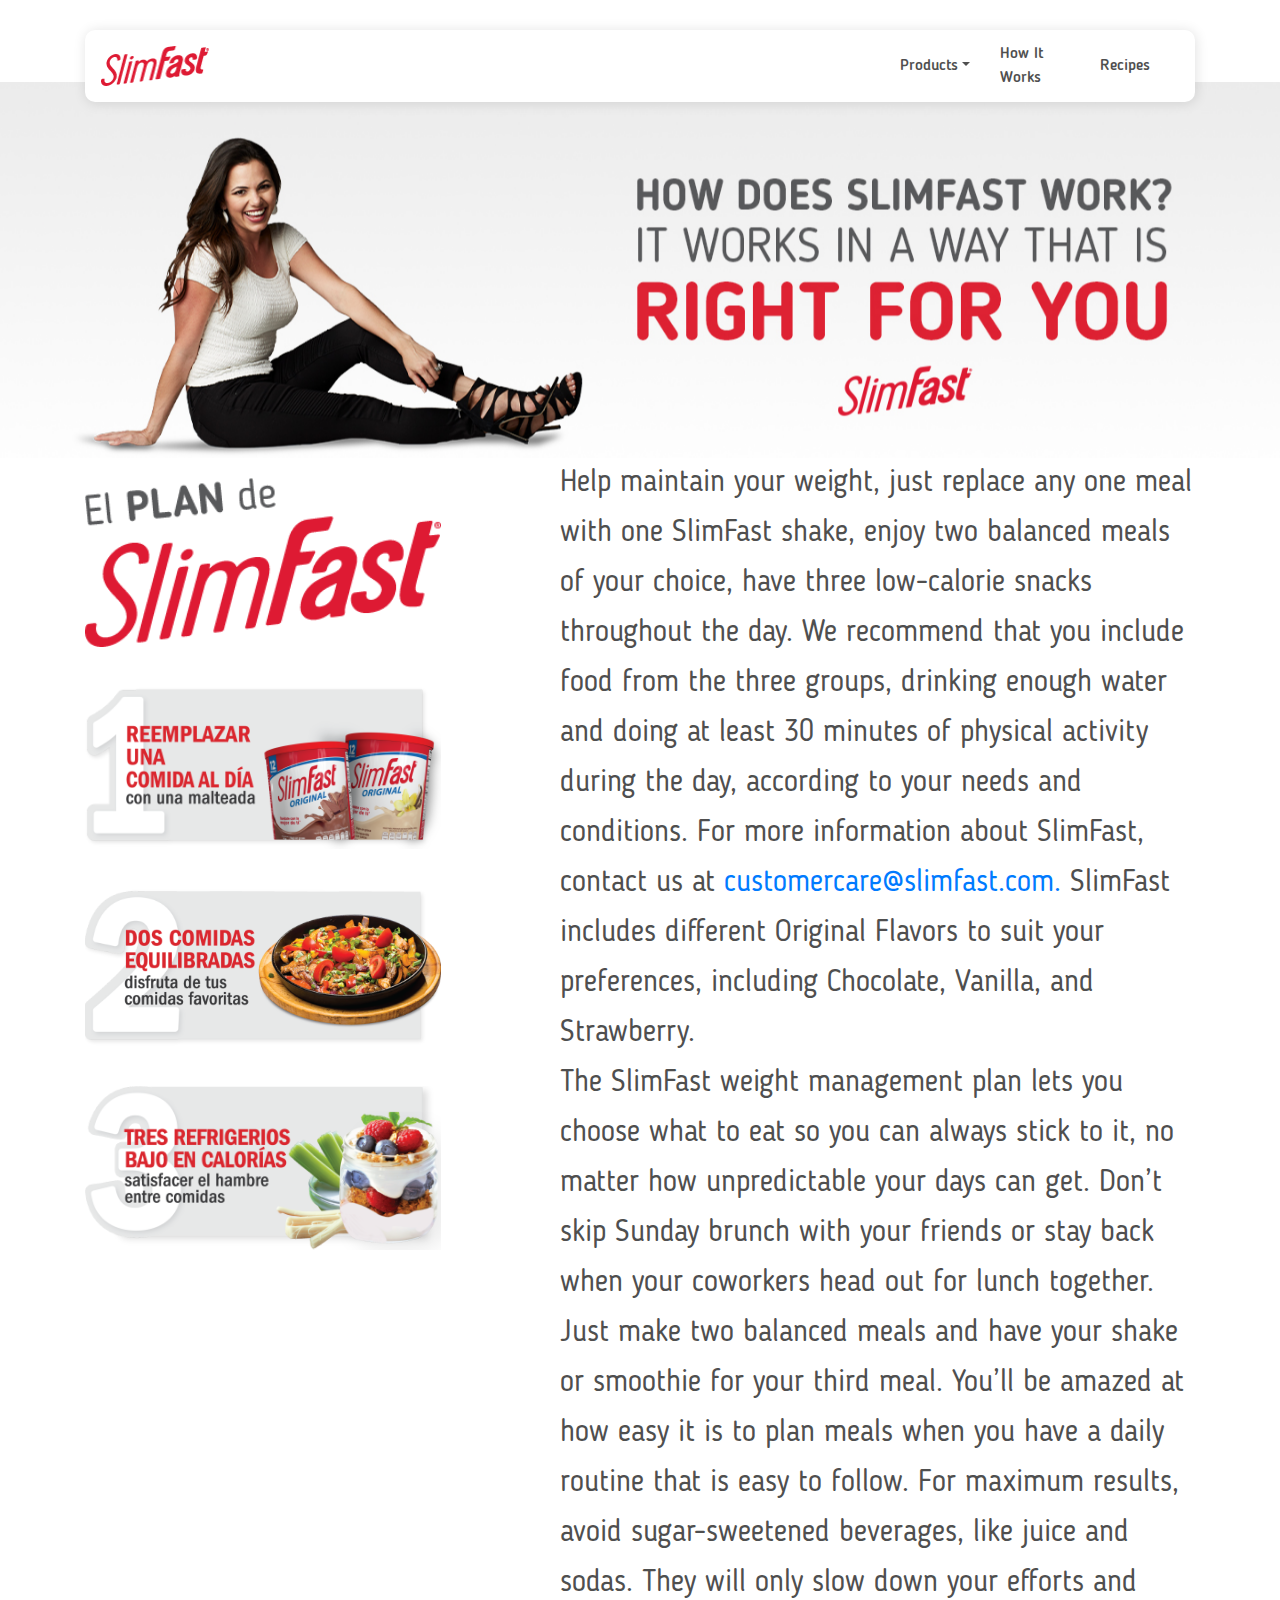
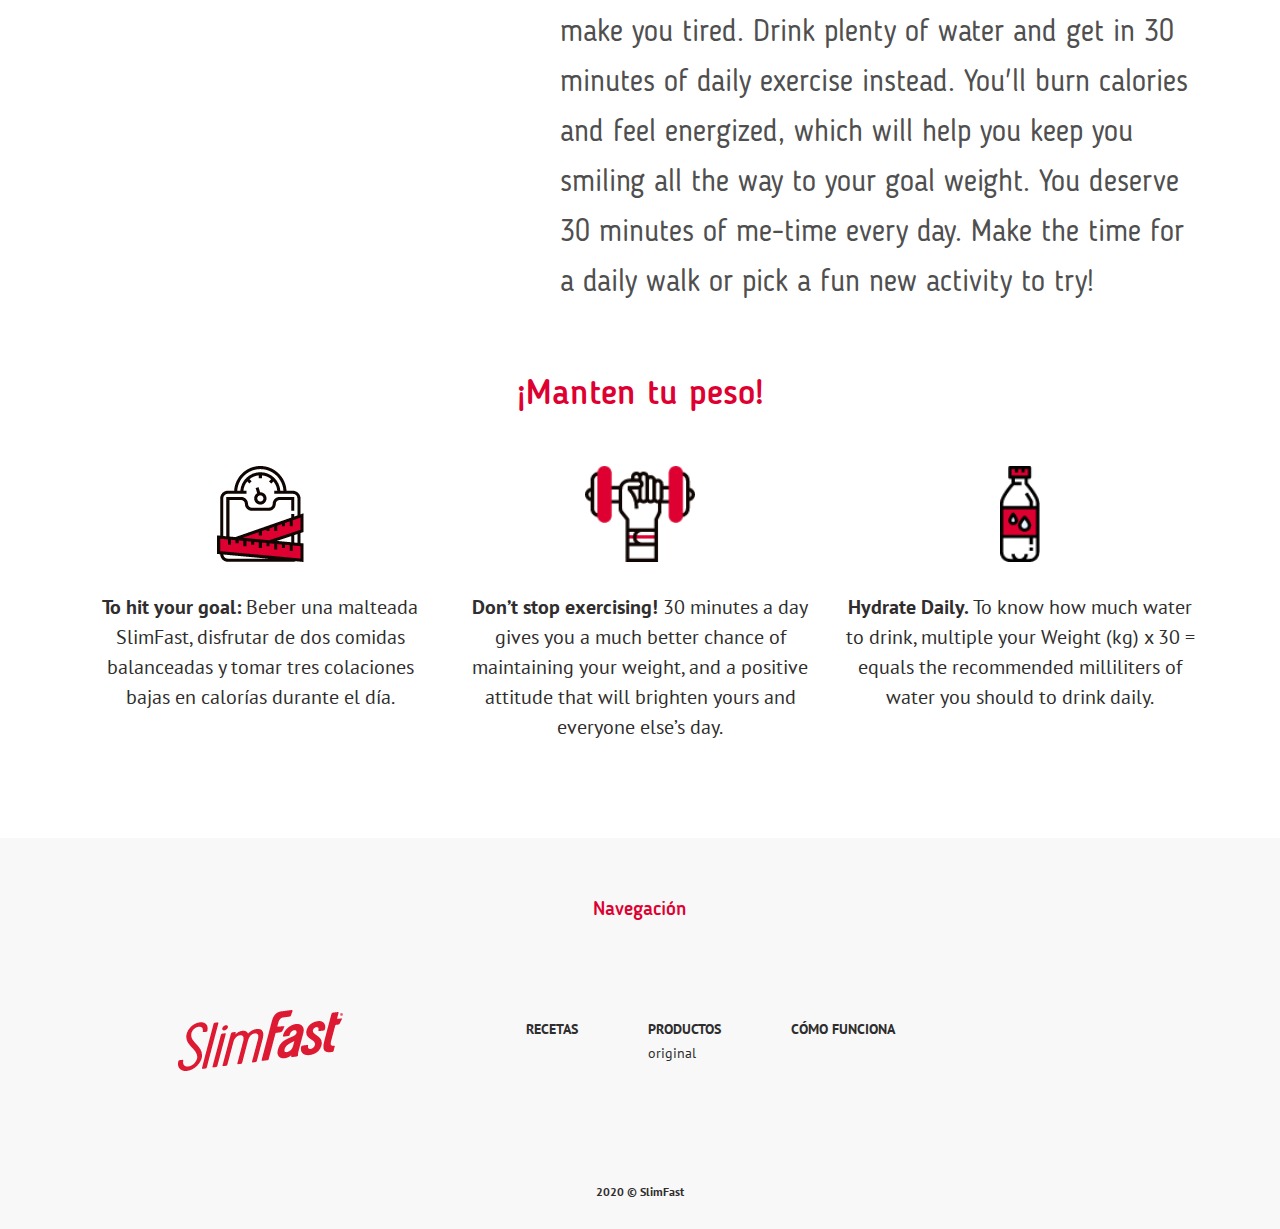
<file: views/how_it_works.html>
<!DOCTYPE html>
<html lang="en">
  <head>
    <meta charset="UTF-8" />
    <meta name="viewport" content="width=device-width, initial-scale=1.0" />
    <meta http-equiv="X-UA-Compatible" content="ie=edge" />
    <title>Slim Fast</title>

    <!-- css files -->
    <link rel="stylesheet" href="../css/bootstrap.css" />
    <link rel="stylesheet" href="../css/styles.css" />

    <!-- Fonts -->
    <link
      href="https://fonts.googleapis.com/css2?family=PT+Sans:wght@400;700&display=swap"
      rel="stylesheet"
    />
    <link rel="stylesheet" href="../fonts/Blogger/Blogger.css" />
  </head>
  <body>
    <header class="container">
      <!-- nav-bar -->
      <nav class="navbar bg-white navbar-expand-lg navbar-light">
        <a class="navbar-brand" href="../index.html">
          <img
            src="../img/home/logo.png"
            width="108"
            height="40"
            class="d-inline-block align-top logo"
            alt=""
          />
        </a>
        <button
          class="navbar-toggler"
          type="button"
          data-toggle="collapse"
          data-target="#navbarNav"
          aria-controls="navbarNav"
          aria-expanded="false"
          aria-label="Toggle navigation"
        >
          <span class="navbar-toggler-icon"></span>
        </button>
        <div
          class="collapse navbar-collapse justify-content-end"
          id="navbarNav"
        >
          <ul class="nav navbar-nav ml-auto">
            <li class="nav-item dropdown">
              <a
                class="nav-link dropdown-toggle"
                id="navbarDropdown1"
                data-target="#"
                href=""
                data-toggle="dropdown"
                aria-haspopup="true"
                aria-expanded="false"
                >Products</a
              >
              <ul class="dropdown-menu" aria-labelledby="navbarDropdown1">
                <li>
                  <a class="dropdown-item" href="../views/product_vainilla.html"
                    >Product Vainilla</a
                  >
                </li>
                <li>
                  <a class="dropdown-item" href="../views/product_fresa.html"
                    >Producto Fresa</a
                  >
                </li>
                <li>
                  <a
                    class="dropdown-item"
                    href="../views/product_chocolate.html"
                    >Producto Chocolate</a
                  >
                </li>
              </ul>
            </li>
            <li class="nav-item">
              <a class="nav-link" href="../views/how_it_works.html"
                >How It Works</a
              >
            </li>

            <li class="nav-item">
              <a class="nav-link" href="../views/recipes.html">Recipes</a>
            </li>
          </ul>
        </div>
      </nav>
      <!-- nav-bar ends -->
    </header>

    <img src="../img/how_it_works/right_for_you.png" alt="" width="100%" />

    <div class="container how-it-works">
      <div class="row">
        <div class="col-md-5 text-center text-md-left image-container">
          <img class="image-logo" src="../img/how_it_works/slimfast_plan.png" alt="" width="80%" />
          <img src="../img/how_it_works/rem_comida_1.png" alt="" width="80%" />
          <img src="../img/how_it_works/dos_comidas_2.png" alt="" width="80%" />
          <img src="../img/how_it_works/tres_ref_3.png" alt="" width="80%" />
        </div>
        <div class="col-md-7 text-left">
          <p>
            Help maintain your weight, just replace any one meal with one
            SlimFast shake, enjoy two balanced meals of your choice, have three
            low-calorie snacks throughout the day. We recommend that you include
            food from the three groups, drinking enough water and doing at least
            30 minutes of physical activity during the day, according to your
            needs and conditions. For more information about SlimFast, contact
            us at <a href="" class="stretched-link">customercare@slimfast.com.</a> SlimFast includes different
            Original Flavors to suit your preferences, including Chocolate,
            Vanilla, and Strawberry.</br> The SlimFast weight management plan lets
            you choose what to eat so you can always stick to it, no matter how
            unpredictable your days can get. Don’t skip Sunday brunch with your
            friends or stay back when your coworkers head out for lunch
            together. Just make two balanced meals and have your shake or
            smoothie for your third meal. You’ll be amazed at how easy it is to
            plan meals when you have a daily routine that is easy to follow. For
            maximum results, avoid sugar-sweetened beverages, like juice and
            sodas. They will only slow down your efforts and make you tired.
            Drink plenty of water and get in 30 minutes of daily exercise
            instead. You'll burn calories and feel energized, which will help
            you keep you smiling all the way to your goal weight. You deserve 30
            minutes of me-time every day. Make the time for a daily walk or pick
            a fun new activity to try!
          </p>
        </div>
      </div>
      <div class="row tips">
        <div class="col-md-12">
          <h4 class="text-center lower-title">¡Manten tu peso!</h4>
        </div>

        <div class="col-md-4 text-center">
          <img src="../img/how_it_works/hit-goal.png" alt="" />
          <p class="text-center tip">
            <b>To hit your goal: </b>Beber una malteada SlimFast, disfrutar de
            dos comidas balanceadas y tomar tres colaciones bajas en calorías
            durante el día.
          </p>
        </div>
        <div class="col-md-4 text-center">
          <img src="../img/how_it_works/dont-stop.png" alt="" />
          <p class="text-center tip">
            <b>Don’t stop exercising! </b>
            30 minutes a day gives you a much better chance of maintaining your
            weight, and a positive attitude that will brighten yours and
            everyone else’s day.
          </p>
        </div>
        <div class="col-md-4 text-center">
          <img src="../img/how_it_works/hydrate_daily.png" alt="" />
          <p class="text-center tip">
            <b>Hydrate Daily. </b>To know how much water to drink, multiple your
            Weight (kg) x 30 = equals the recommended milliliters of water you
            should to drink daily.
          </p>
        </div>
      </div>
    </div>
    <!--Footer starts-->
    <footer class="page-footer footer-container">
      <!-- nav-bar -->
      <div class="footer">
        <div class="col-md-8 offset-md-2 footer-title">
          <h3>Navegación</h3>
        </div>
      </div>
      <div class="container footer-menu text-center text-md-left">
        <div class="row">
          <hr class="clearfix w-100 d-md-none" />
          <div class="col-md-4 d-flex justify-content-center">
            <ul class="list-unstyled d-flex">
              <li>
                <img src="../img/home/footer-logo.png" alt="" />
              </li>
            </ul>
          </div>
          <hr class="clearfix w-100 d-md-none" />
          <div
            class="col-sm-12 col-md-6 d-flex justify-content-center align-items-center footer-menu"
          >
            <ul class="list-unstyled d-md-flex justify-content-around">
              <li>
                <a href="../views/recipes.html">Recetas</a>
              </li>
              <li>
                <a href="../views/product_line.html">Productos</a><br />
                <a class="original" href="">Original</a>
              </li>
              <li>
                <a href="../views/how_it_works.html">Cómo Funciona</a>
              </li>
            </ul>
          </div>
        </div>
      </div>
      <!-- Copyright -->
      <div class="footer-copyright text-center py-3">
        2020 © SlimFast
      </div>
      <!-- Copyright -->
    </footer>
    <!--Footer ends-->
  </body>
  <!--Includes -->

  <script
    src="https://code.jquery.com/jquery-3.2.1.slim.min.js"
    integrity="sha384-KJ3o2DKtIkvYIK3UENzmM7KCkRr/rE9/Qpg6aAZGJwFDMVNA/GpGFF93hXpG5KkN"
    crossorigin="anonymous"
  ></script>
  <script
    src="https://cdnjs.cloudflare.com/ajax/libs/popper.js/1.12.9/umd/popper.min.js"
    integrity="sha384-ApNbgh9B+Y1QKtv3Rn7W3mgPxhU9K/ScQsAP7hUibX39j7fakFPskvXusvfa0b4Q"
    crossorigin="anonymous"
  ></script>
  <script
    src="https://maxcdn.bootstrapcdn.com/bootstrap/4.0.0/js/bootstrap.min.js"
    integrity="sha384-JZR6Spejh4U02d8jOt6vLEHfe/JQGiRRSQQxSfFWpi1MquVdAyjUar5+76PVCmYl"
    crossorigin="anonymous"
  ></script>
</html>
</file>
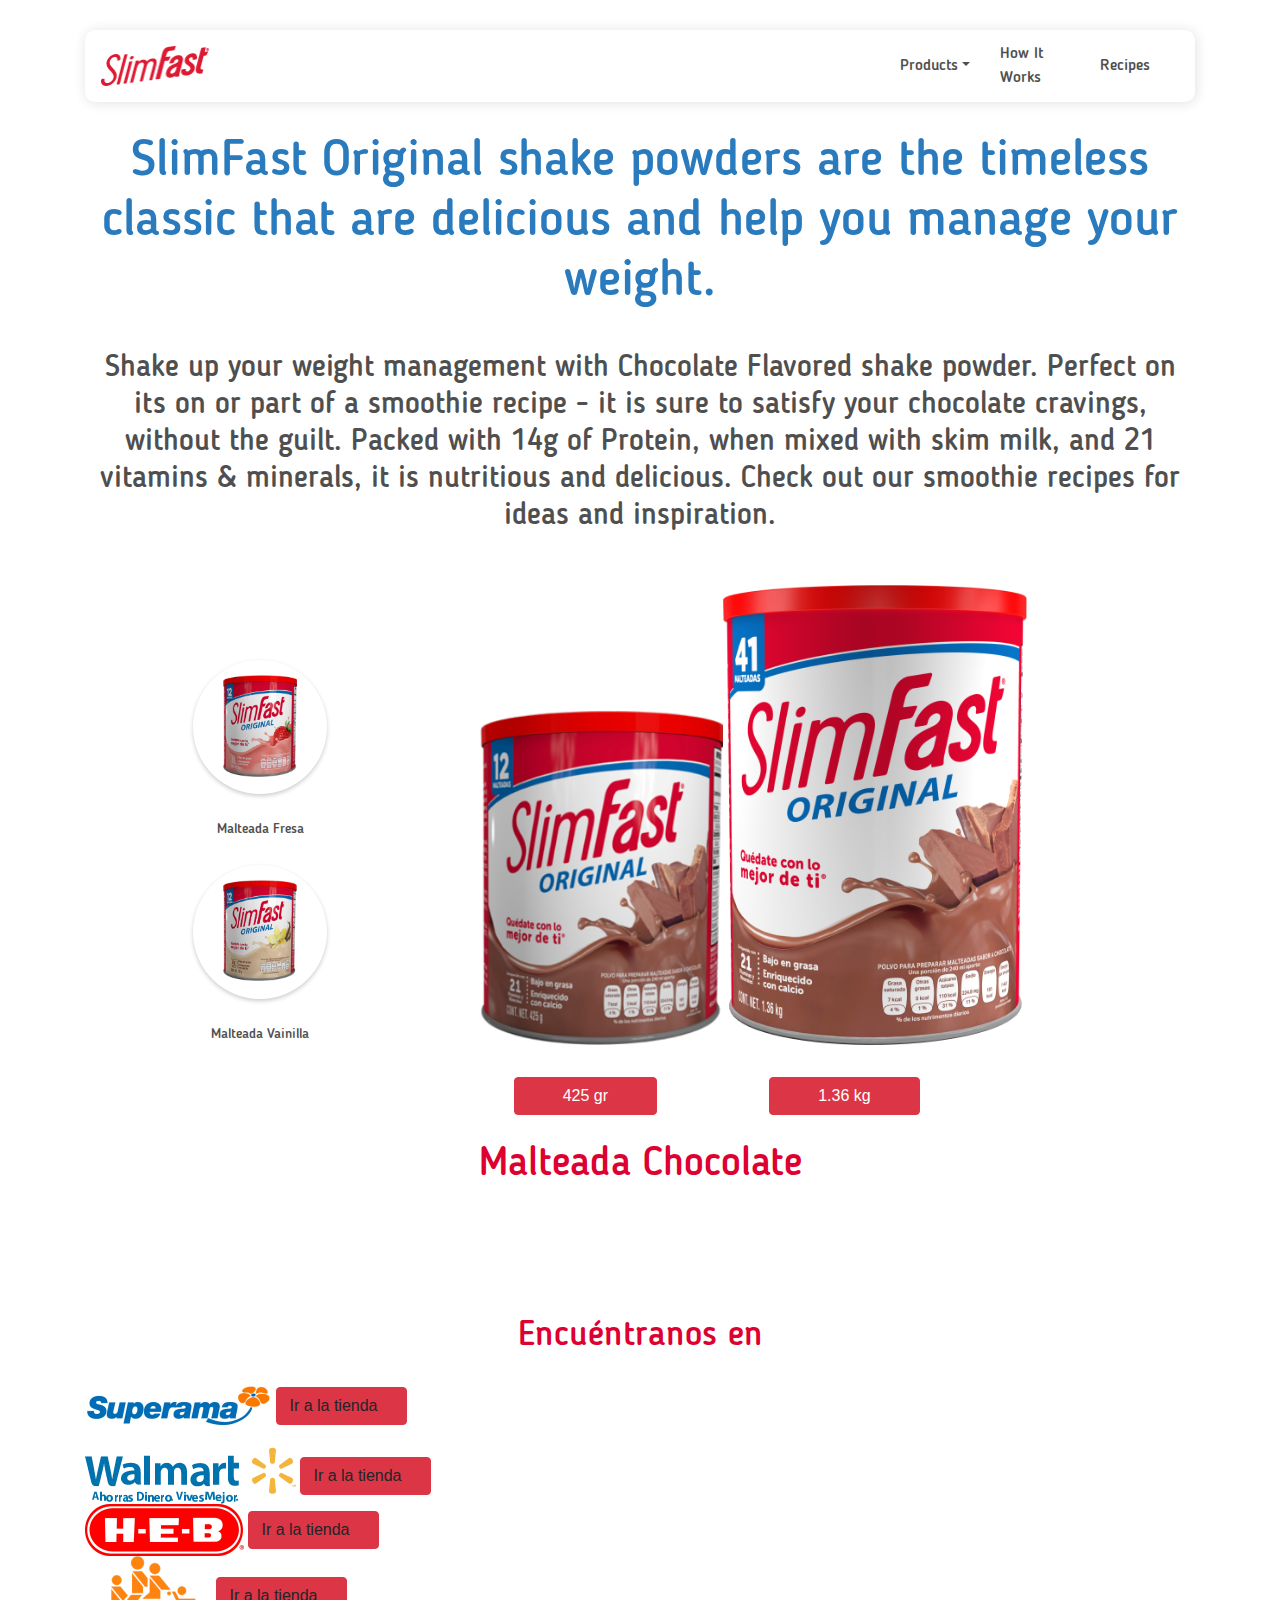
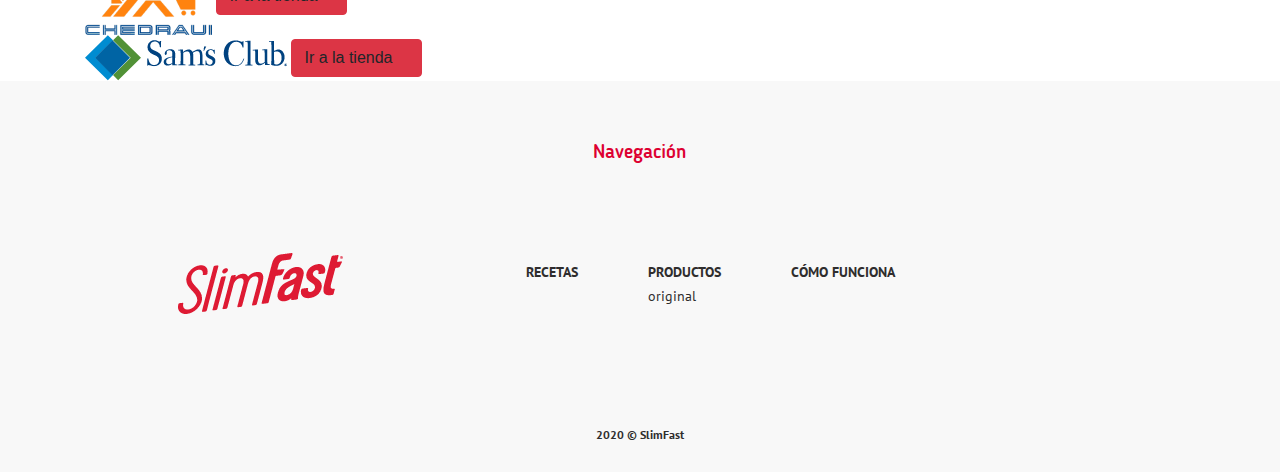
<file: views/product_chocolate.html>
<!DOCTYPE html>
<html lang="en">
  <head>
    <meta charset="UTF-8" />
    <meta name="viewport" content="width=device-width, initial-scale=1.0" />
    <meta http-equiv="X-UA-Compatible" content="ie=edge" />
    <title>Slim Fast</title>

    <!-- css files -->
    <link rel="stylesheet" href="../css/bootstrap.css" />
    <link rel="stylesheet" href="../css/styles.css" />

    <link rel="stylesheet" type="text/css" href="../slick/slick2.css" />
    <link rel="stylesheet" type="text/css" href="../slick/slick-theme2.css" />
    <link
      rel="stylesheet"
      href="https://pro.fontawesome.com/releases/v5.13.0/css/all.css"
    />
    <!-- Fonts -->
    <link
      href="https://fonts.googleapis.com/css2?family=PT+Sans:wght@400;700&display=swap"
      rel="stylesheet"
    />
    <link rel="stylesheet" href="../fonts/Blogger/Blogger.css" />
  </head>
  <body>
    <div class="container-fluid">
      <header class="container">
        <!-- nav-bar -->
        <nav class="navbar bg-white navbar-expand-lg navbar-light">
          <a class="navbar-brand" href="../index.html">
            <img
              src="../img/home/logo.png"
              width="108"
              height="40"
              class="d-inline-block align-top logo"
              alt=""
            />
          </a>
          <button
            class="navbar-toggler"
            type="button"
            data-toggle="collapse"
            data-target="#navbarNav"
            aria-controls="navbarNav"
            aria-expanded="false"
            aria-label="Toggle navigation"
          >
            <span class="navbar-toggler-icon"></span>
          </button>
          <div
            class="collapse navbar-collapse justify-content-end"
            id="navbarNav"
          >
            <ul class="nav navbar-nav ml-auto">
              <li class="nav-item dropdown">
                <a
                  class="nav-link dropdown-toggle"
                  id="navbarDropdown1"
                  data-target="#"
                  href="#"
                  data-toggle="dropdown"
                  aria-haspopup="true"
                  aria-expanded="false"
                  >Products</a
                >
                <ul class="dropdown-menu" aria-labelledby="navbarDropdown1">
                  <li>
                    <a
                      class="dropdown-item"
                      href="../views/product_vainilla.html"
                      >Product Vainilla</a
                    >
                  </li>
                  <li>
                    <a class="dropdown-item" href="../views/product_fresa.html"
                      >Producto Fresa</a
                    >
                  </li>
                  <li>
                    <a
                      class="dropdown-item"
                      href="../views/product_chocolate.html"
                      >Producto Chocolate</a
                    >
                  </li>
                </ul>
              </li>
              <li class="nav-item">
                <a class="nav-link" href="../views/how_it_works.html"
                  >How It Works</a
                >
              </li>

              <li class="nav-item">
                <a class="nav-link" href="../views/recipes.html">Recipes</a>
              </li>
            </ul>
          </div>
        </nav>
        <!-- nav-bar ends -->
      </header>

      <div class="container chocolate-container">
        <h2 class="text-center">
          SlimFast Original shake powders are the timeless classic that are
          delicious and help you manage your weight.
        </h2>
        <div class="text-center summary">
          Shake up your weight management with Chocolate Flavored shake powder.
          Perfect on its on or part of a smoothie recipe - it is sure to satisfy
          your chocolate cravings, without the guilt. Packed with 14g of
          Protein, when mixed with skim milk, and 21 vitamins & minerals, it is
          nutritious and delicious. Check out our smoothie recipes for ideas and
          inspiration.
        </div>
        <div class="row">
          <div
            class="col-md-4 d-flex flex-xs-column flex-md-column justify-content-center align-items-center"
          >
            <div class="row product-fresa-small">
              <a href="../views/product_fresa.html"
                ><img class="col" src="../img/home/fresabote.png" alt=""
              /></a>
            </div>
            <div class="row title-small">
              <a href="#" class="fresa-descripcion">Malteada Fresa</a>
            </div>
            <div class="row product-chocolate-small">
              <a href="../views/product_vainilla.html"
                ><img class="col" src="../img/home/vainillabote.png" alt=""
              /></a>
            </div>
            <div class="row title-small">
              <a href="#" class="chocolate-descripcion">Malteada Vainilla</a>
            </div>
          </div>
          <div
            class="col-md-8 d-md-flex justify-content-start product-vainilla"
          >
            <div class="col-md-5 col-lg-4 small-image">
              <img src="../img/products/malteada_chocolate_small.png" alt="" />

              <a class="btn btn-danger btns px-5" href="#">425 gr</a>
            </div>
            <div class="col-md-6 col-lg-5 big-image hover">
              <img src="../img/products/malteada_chocolate_big.png" alt="" />

              <a class="btn btn-danger btns px-5" href="#">1.36 kg</a>
              <img
                src="../img/products/malteada_chocolate_info.png"
                alt=""
                class="image-info"
              />
            </div>
          </div>
        </div>
        <div class="row justify-content-center my-5 py-5">
          <h5 class="text-center lower-title">Malteada Chocolate</h5>
        </div>
        <div class="row justify-content-center">
          <h5 class="text-center find-us">Encuéntranos en</h5>
        </div>
      </div>

      <div class="autoplay slick-container container">
        <div>
          <img src="../img/brands/superama.png" alt="" />
          <a class="btn btn-danger btns"
            >Ir a la tienda<i class="far fa-arrow-right"></i
          ></a>
        </div>
        <div>
          <img src="../img/brands/Walmart.png" alt="" />
          <a class="btn btn-danger btns"
            >Ir a la tienda<i class="far fa-arrow-right"></i
          ></a>
        </div>
        <div>
          <img src="../img/brands/heb.png" alt="" />
          <a class="btn btn-danger btns"
            >Ir a la tienda<i class="far fa-arrow-right"></i
          ></a>
        </div>
        <div>
          <img src="../img/brands/chedraui.png" alt="" />
          <a class="btn btn-danger btns"
            >Ir a la tienda<i class="far fa-arrow-right"></i
          ></a>
        </div>
        <div>
          <img src="../img/brands/sam'sclub.png" alt="" />
          <a class="btn btn-danger btns"
            >Ir a la tienda<i class="far fa-arrow-right"></i
          ></a>
        </div>
      </div>
    </div>
    <!--Footer starts-->
    <footer class="page-footer footer-container">
      <!-- nav-bar -->
      <div class="footer">
        <div class="col-md-8 offset-md-2 footer-title">
          <h3>Navegación</h3>
        </div>
      </div>
      <div class="container footer-menu text-center text-md-left">
        <div class="row">
          <hr class="clearfix w-100 d-md-none" />
          <div class="col-md-4 d-flex justify-content-center">
            <ul class="list-unstyled d-flex">
              <li>
                <img src="../img/home/footer-logo.png" alt="" />
              </li>
            </ul>
          </div>
          <hr class="clearfix w-100 d-md-none" />
          <div
            class="col-sm-12 col-md-6 d-flex justify-content-center align-items-center footer-menu"
          >
            <ul class="list-unstyled d-md-flex justify-content-around">
              <li>
                <a href="views/recipes.html">Recetas</a>
              </li>
              <li>
                <a href="views/product_line.html">Productos</a><br />
                <a class="original" href="">Original</a>
              </li>
              <li>
                <a href="views/how_it_works.html">Cómo Funciona</a>
              </li>
            </ul>
          </div>
        </div>
      </div>
      <!-- Copyright -->
      <div class="footer-copyright text-center py-3">
        2020 © SlimFast
      </div>
      <!-- Copyright -->
    </footer>
    <!--Footer ends-->
  </body>
  <!--Includes -->

  <script
    src="https://code.jquery.com/jquery-3.2.1.slim.min.js"
    integrity="sha384-KJ3o2DKtIkvYIK3UENzmM7KCkRr/rE9/Qpg6aAZGJwFDMVNA/GpGFF93hXpG5KkN"
    crossorigin="anonymous"
  ></script>
  <script
    src="https://cdnjs.cloudflare.com/ajax/libs/popper.js/1.12.9/umd/popper.min.js"
    integrity="sha384-ApNbgh9B+Y1QKtv3Rn7W3mgPxhU9K/ScQsAP7hUibX39j7fakFPskvXusvfa0b4Q"
    crossorigin="anonymous"
  ></script>
  <script
    src="https://maxcdn.bootstrapcdn.com/bootstrap/4.0.0/js/bootstrap.min.js"
    integrity="sha384-JZR6Spejh4U02d8jOt6vLEHfe/JQGiRRSQQxSfFWpi1MquVdAyjUar5+76PVCmYl"
    crossorigin="anonymous"
  ></script>
  <script type="text/javascript" src="../slick/slick.min.js"></script>
  <script>
    $(".autoplay").slick({
      slidesToShow: 4,
      slidesToScroll: 1,
      autoplay: true,
      autoplaySpeed: 2000,
      dots: true,
      responsive: [
        {
          breakpoint: 768,
          settings: {
            arrows: false,
            centerMode: true,
            centerPadding: "40px",
            slidesToShow: 3,
          },
        },
        {
          breakpoint: 480,
          settings: {
            arrows: false,
            centerMode: true,
            centerPadding: "40px",
            slidesToShow: 1,
          },
        },
      ],
    });
  </script>
</html>
</file>
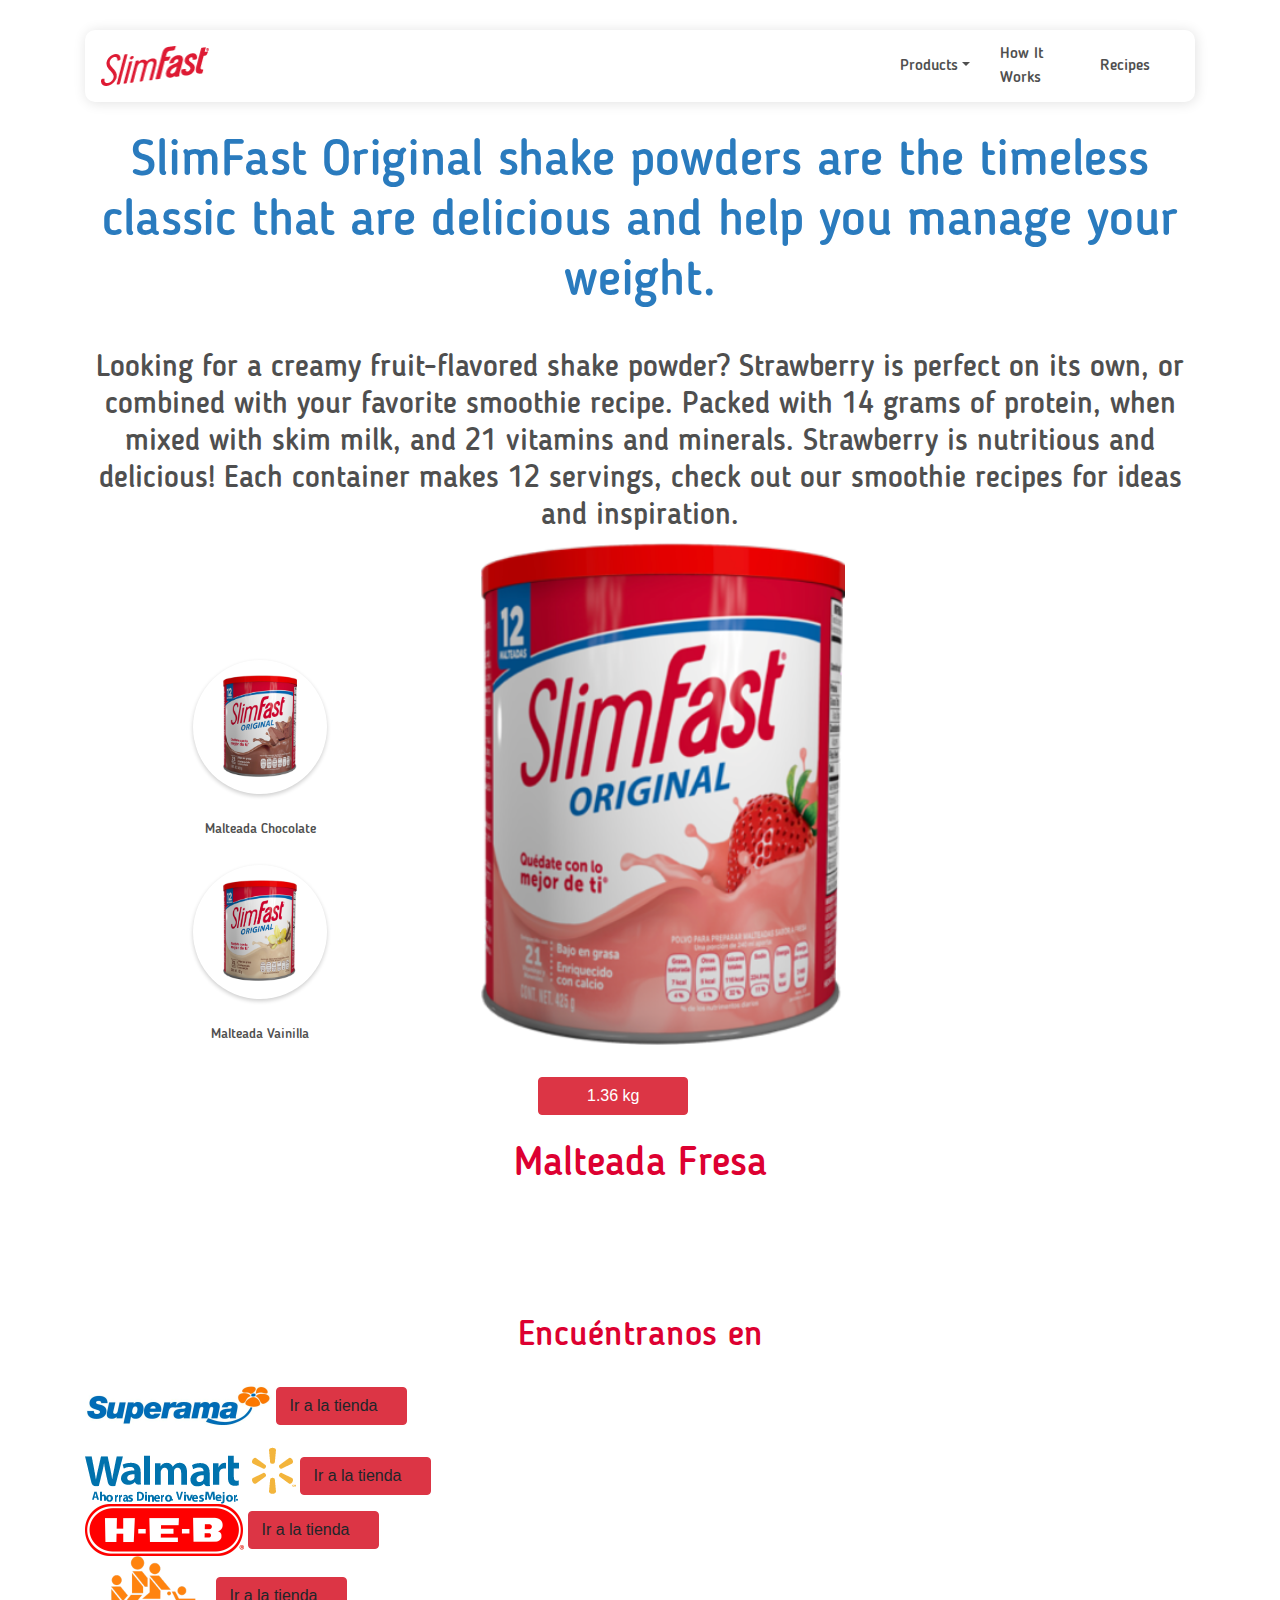
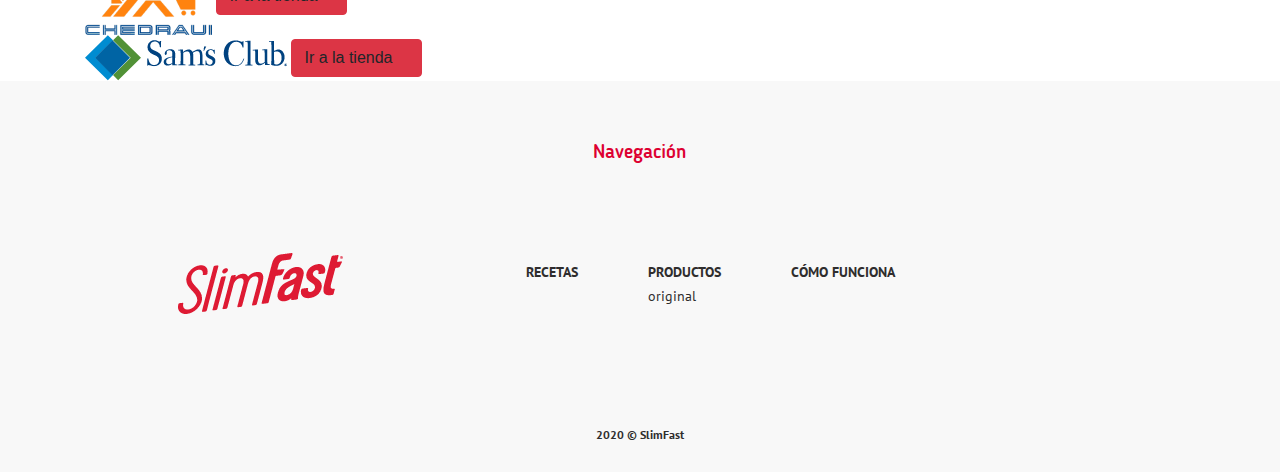
<file: views/product_fresa.html>
<!DOCTYPE html>
<html lang="en">
  <head>
    <meta charset="UTF-8" />
    <meta name="viewport" content="width=device-width, initial-scale=1.0" />
    <meta http-equiv="X-UA-Compatible" content="ie=edge" />
    <title>Slim Fast</title>

    <!-- css files -->
    <link rel="stylesheet" href="../css/bootstrap.css" />
    <link rel="stylesheet" href="../css/styles.css" />

    <link rel="stylesheet" type="text/css" href="../slick/slick2.css" />
    <link rel="stylesheet" type="text/css" href="../slick/slick-theme2.css" />
    <link
    rel="stylesheet"
    href="https://pro.fontawesome.com/releases/v5.13.0/css/all.css"
  />
    <!-- Fonts -->
    <link
      href="https://fonts.googleapis.com/css2?family=PT+Sans:wght@400;700&display=swap"
      rel="stylesheet"
    />
    <link rel="stylesheet" href="../fonts/Blogger/Blogger.css" />
  </head>
  <body>
    <div class="container-fluid">
      <header class="container">
        <!-- nav-bar -->
        <nav class="navbar bg-white navbar-expand-lg navbar-light">
          <a class="navbar-brand" href="../index.html">
            <img
              src="../img/home/logo.png"
              width="108"
              height="40"
              class="d-inline-block align-top logo"
              alt=""
            />
          </a>
          <button
            class="navbar-toggler"
            type="button"
            data-toggle="collapse"
            data-target="#navbarNav"
            aria-controls="navbarNav"
            aria-expanded="false"
            aria-label="Toggle navigation"
          >
            <span class="navbar-toggler-icon"></span>
          </button>
          <div
            class="collapse navbar-collapse justify-content-end"
            id="navbarNav"
          >
            <ul class="nav navbar-nav ml-auto">
              <li class="nav-item dropdown">
                <a
                  class="nav-link dropdown-toggle"
                  id="navbarDropdown1"
                  data-target="#"
                  href="#"
                  data-toggle="dropdown"
                  aria-haspopup="true"
                  aria-expanded="false"
                  >Products</a
                >
                <ul class="dropdown-menu" aria-labelledby="navbarDropdown1">
                  <li>
                    <a
                      class="dropdown-item"
                      href="../views/product_vainilla.html"
                      >Product Vainilla</a
                    >
                  </li>
                  <li>
                    <a class="dropdown-item" href="../views/product_fresa.html"
                      >Producto Fresa</a
                    >
                  </li>
                  <li>
                    <a
                      class="dropdown-item"
                      href="../views/product_chocolate.html"
                      >Producto Chocolate</a
                    >
                  </li>
                </ul>
              </li>
              <li class="nav-item">
                <a class="nav-link" href="../views/how_it_works.html"
                  >How It Works</a
                >
              </li>

              <li class="nav-item">
                <a class="nav-link" href="../views/recipes.html">Recipes</a>
              </li>
            </ul>
          </div>
        </nav>
        <!-- nav-bar ends -->
      </header>

      <div class="container fresa-container">
        <h2 class="text-center">
          SlimFast Original shake powders are the timeless classic that are
          delicious and help you manage your weight.
        </h2>
        <div class="text-center summary">
          Looking for a creamy fruit-flavored shake powder? Strawberry is
          perfect on its own, or combined with your favorite smoothie recipe.
          Packed with 14 grams of protein, when mixed with skim milk, and 21
          vitamins and minerals. Strawberry is nutritious and delicious! Each
          container makes 12 servings, check out our smoothie recipes for ideas
          and inspiration.
        </div>
        <div class="row">
          <div
            class="col-md-4 d-flex flex-xs-column flex-md-column justify-content-center align-items-center"
          >
            <div class="row product-fresa-small">
              <a href="../views/product_chocolate.html"><img class="col" src="../img/home/chocolatebote.png" alt="" /></a>
            </div>
            <div class="row title-small">
              <a href="#" class="fresa-descripcion">Malteada Chocolate</a>
            </div>
            <div class="row product-chocolate-small">
              <a href="../views/product_vainilla.html"><img class="col" src="../img/home/vainillabote.png" alt="" /></a>
            </div>
            <div class="row title-small">
              <a href="#" class="chocolate-descripcion">Malteada Vainilla</a>
            </div>
          </div>
          <div
            class="col-md-8 d-md-flex justify-content-start product-vainilla"
          >

            <div class="col-md-8 col-lg-6 big-image hover">
              <img src="../img/products/malteada_fresa_small.png" alt="" />

              <a class="btn btn-danger btns px-5" href="#">1.36 kg</a>
              <img
                src="../img/products/malteada_fresa_info.png"
                alt=""
                class="image-info"
              />
            </div>
          </div>
        </div>
        <div class="row justify-content-center my-5 py-5">
          <h5 class="text-center lower-title">Malteada Fresa</h5>
        </div>
        <div class="row justify-content-center">
          <h5 class="text-center find-us">Encuéntranos en</h5>
        </div>
      </div>

      <div class="autoplay slick-container container">
        <div>
          <img src="../img/brands/superama.png" alt="" />
          <a class="btn btn-danger btns"
            >Ir a la tienda<i class="far fa-arrow-right"></i
          ></a>
        </div>
        <div>
          <img src="../img/brands/Walmart.png" alt="" />
          <a class="btn btn-danger btns"
            >Ir a la tienda<i class="far fa-arrow-right"></i
          ></a>
        </div>
        <div>
          <img src="../img/brands/heb.png" alt="" />
          <a class="btn btn-danger btns"
            >Ir a la tienda<i class="far fa-arrow-right"></i
          ></a>
        </div>
        <div>
          <img src="../img/brands/chedraui.png" alt="" />
          <a class="btn btn-danger btns"
            >Ir a la tienda<i class="far fa-arrow-right"></i
          ></a>
        </div>
        <div>
          <img src="../img/brands/sam'sclub.png" alt="" />
          <a class="btn btn-danger btns"
            >Ir a la tienda<i class="far fa-arrow-right"></i
          ></a>
        </div>
      </div>
      </div>
    </div>
        <!--Footer starts-->
        <footer class="page-footer footer-container">
          <!-- nav-bar -->
          <div class="footer">
            <div class="col-md-8 offset-md-2 footer-title">
              <h3>Navegación</h3>
            </div>
          </div>
          <div class="container footer-menu text-center text-md-left">
            <div class="row">
              <hr class="clearfix w-100 d-md-none" />
              <div class="col-md-4 d-flex justify-content-center">
                <ul class="list-unstyled d-flex">
                  <li>
                    <img src="../img/home/footer-logo.png" alt="" />
                  </li>
                </ul>
              </div>
              <hr class="clearfix w-100 d-md-none" />
              <div
                class="col-sm-12 col-md-6 d-flex justify-content-center align-items-center footer-menu"
              >
                <ul class="list-unstyled d-md-flex justify-content-around">
                  <li>
                    <a href="views/recipes.html">Recetas</a>
                  </li>
                  <li>
                    <a href="views/product_line.html">Productos</a><br />
                    <a class="original" href="">Original</a>
                  </li>
                  <li>
                    <a href="views/how_it_works.html">Cómo Funciona</a>
                  </li>
                </ul>
              </div>
            </div>
          </div>
          <!-- Copyright -->
          <div class="footer-copyright text-center py-3">
            2020 © SlimFast
          </div>
          <!-- Copyright -->
        </footer>
        <!--Footer ends-->
  </body>
  <!--Includes -->

  <script
    src="https://code.jquery.com/jquery-3.2.1.slim.min.js"
    integrity="sha384-KJ3o2DKtIkvYIK3UENzmM7KCkRr/rE9/Qpg6aAZGJwFDMVNA/GpGFF93hXpG5KkN"
    crossorigin="anonymous"
  ></script>
  <script
    src="https://cdnjs.cloudflare.com/ajax/libs/popper.js/1.12.9/umd/popper.min.js"
    integrity="sha384-ApNbgh9B+Y1QKtv3Rn7W3mgPxhU9K/ScQsAP7hUibX39j7fakFPskvXusvfa0b4Q"
    crossorigin="anonymous"
  ></script>
  <script
    src="https://maxcdn.bootstrapcdn.com/bootstrap/4.0.0/js/bootstrap.min.js"
    integrity="sha384-JZR6Spejh4U02d8jOt6vLEHfe/JQGiRRSQQxSfFWpi1MquVdAyjUar5+76PVCmYl"
    crossorigin="anonymous"
  ></script>
  <script type="text/javascript" src="../slick/slick.min.js"></script>
  <script>
    $(".autoplay").slick({
      slidesToShow: 4,
      slidesToScroll: 1,
      autoplay: true,
      autoplaySpeed: 2000,
      dots: true,
      responsive: [
        {
          breakpoint: 768,
          settings: {
            arrows: false,
            centerMode: true,
            centerPadding: "40px",
            slidesToShow: 3,
          },
        },
        {
          breakpoint: 480,
          settings: {
            arrows: false,
            centerMode: true,
            centerPadding: "40px",
            slidesToShow: 1,
          },
        },
      ],
    });
  </script>
</html>
</file>
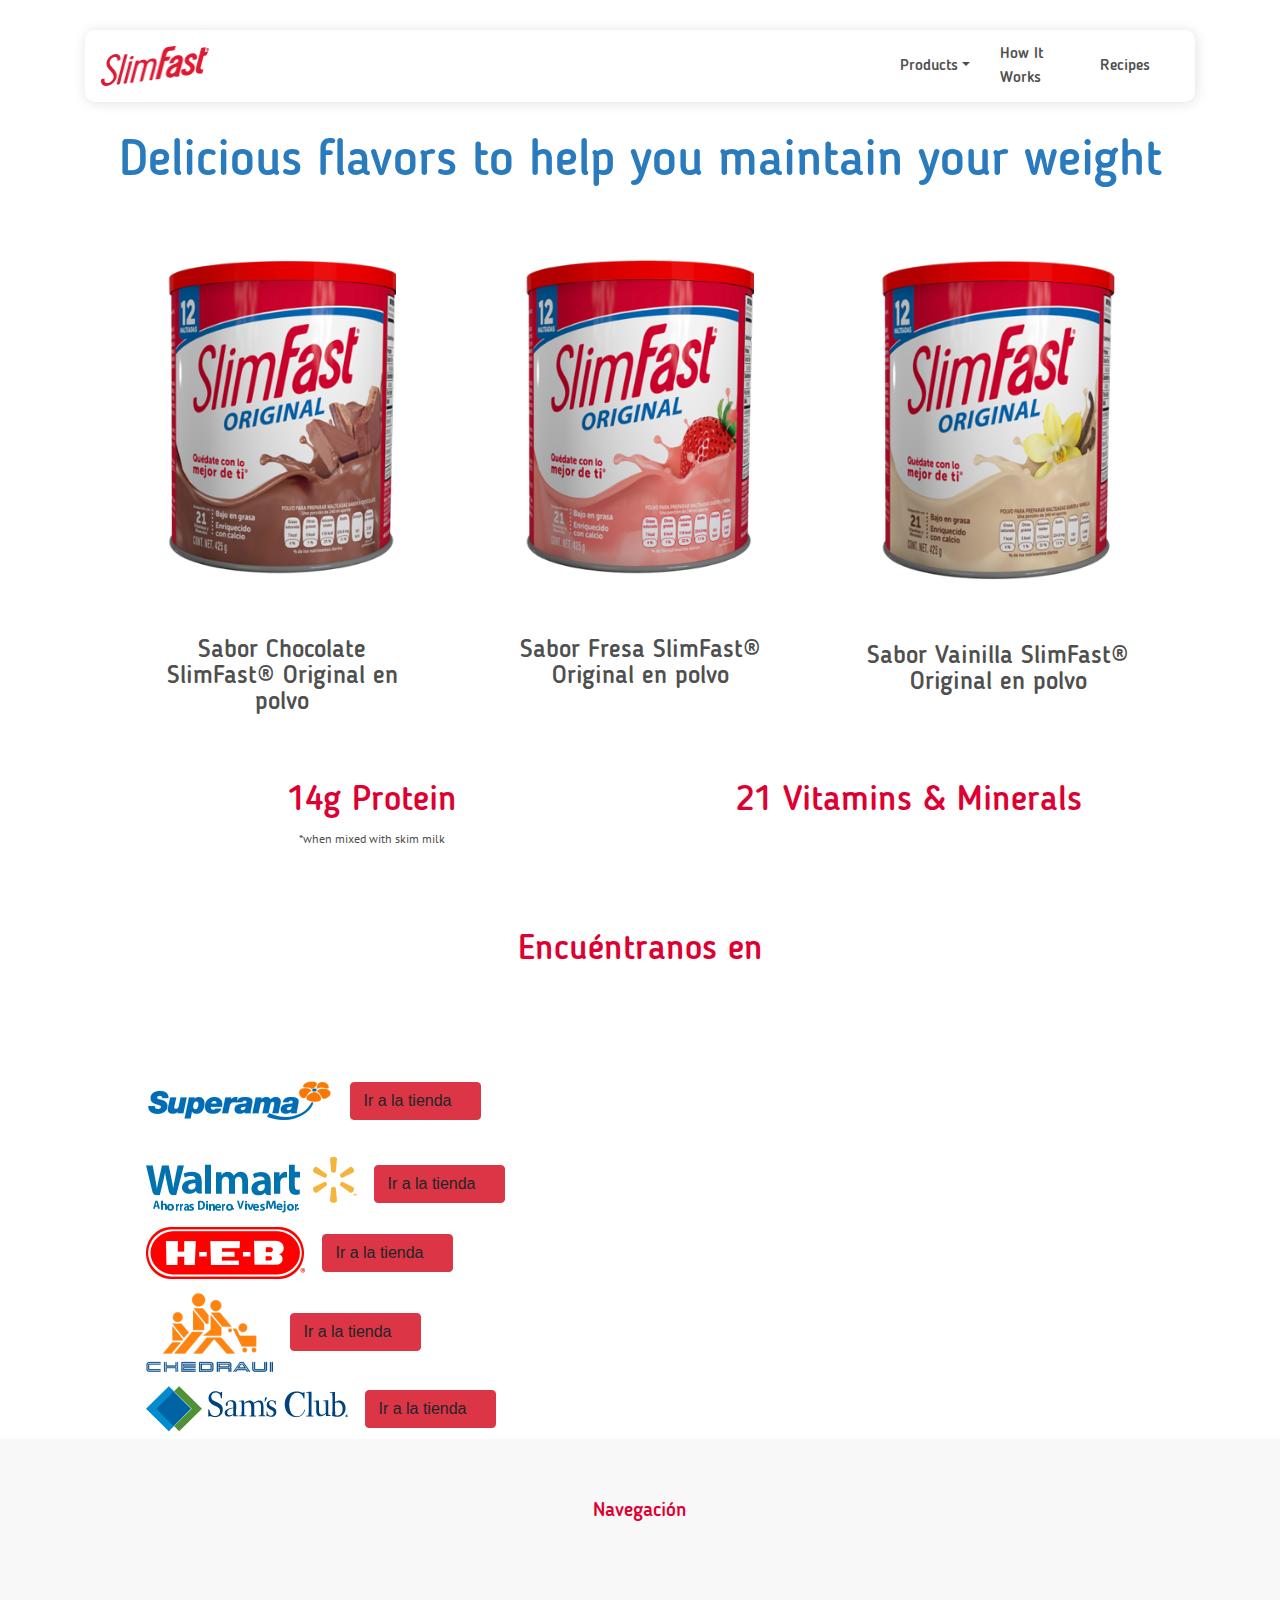
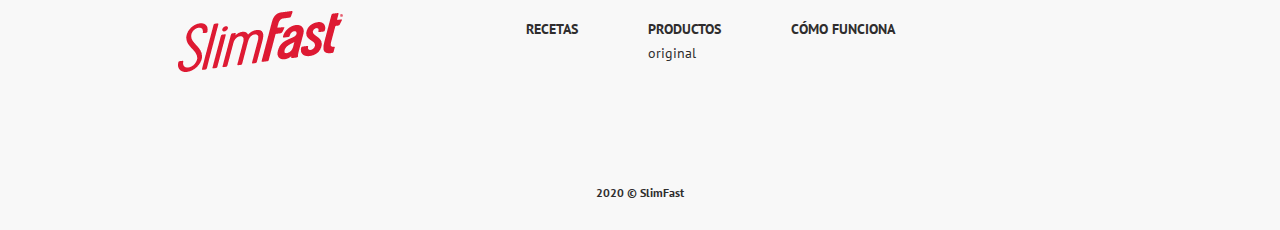
<file: views/product_line.html>
<!DOCTYPE html>
<html lang="en">
  <head>
    <meta charset="UTF-8" />
    <meta name="viewport" content="width=device-width, initial-scale=1.0" />
    <meta http-equiv="X-UA-Compatible" content="ie=edge" />
    <title>Slim Fast</title>

    <!-- css files -->
    <link rel="stylesheet" href="../css/bootstrap.css" />
    <link rel="stylesheet" href="../css/styles.css" />

    <link rel="stylesheet" type="text/css" href="../slick/slick2.css" />
    <link rel="stylesheet" type="text/css" href="../slick/slick-theme2.css" />
    <link
      rel="stylesheet"
      href="https://pro.fontawesome.com/releases/v5.13.0/css/all.css"
    />
    <!-- Fonts -->
    <link
      href="https://fonts.googleapis.com/css2?family=PT+Sans:wght@400;700&display=swap"
      rel="stylesheet"
    />
    <link rel="stylesheet" href="../fonts/Blogger/Blogger.css" />
    <link rel="stylesheet" href="../fonts/PT-Sans/PTsans.css" />
  </head>
  <body>
    <div class="container-fluid">
      <header class="container">
        <!-- nav-bar -->
        <nav class="navbar bg-white navbar-expand-lg navbar-light">
          <a class="navbar-brand" href="../index.html">
            <img
              src="../img/home/logo.png"
              width="108"
              height="40"
              class="d-inline-block align-top logo"
              alt=""
            />
          </a>
          <button
            class="navbar-toggler"
            type="button"
            data-toggle="collapse"
            data-target="#navbarNav"
            aria-controls="navbarNav"
            aria-expanded="false"
            aria-label="Toggle navigation"
          >
            <span class="navbar-toggler-icon"></span>
          </button>
          <div
            class="collapse navbar-collapse justify-content-end"
            id="navbarNav"
          >
            <ul class="nav navbar-nav ml-auto">
              <li class="nav-item dropdown">
                <a
                  class="nav-link dropdown-toggle"
                  id="navbarDropdown1"
                  data-target="#"
                  href=""
                  data-toggle="dropdown"
                  aria-haspopup="true"
                  aria-expanded="false"
                  >Products</a
                >
                <ul class="dropdown-menu" aria-labelledby="navbarDropdown1">
                  <li>
                    <a
                      class="dropdown-item"
                      href="../views/product_vainilla.html"
                      >Product Vainilla</a
                    >
                  </li>
                  <li>
                    <a class="dropdown-item" href="../views/product_fresa.html"
                      >Producto Fresa</a
                    >
                  </li>
                  <li>
                    <a
                      class="dropdown-item"
                      href="../views/product_chocolate.html"
                      >Producto Chocolate</a
                    >
                  </li>
                </ul>
              </li>
              <li class="nav-item">
                <a class="nav-link" href="../views/how_it_works.html"
                  >How It Works</a
                >
              </li>

              <li class="nav-item">
                <a class="nav-link" href="../views/recipes.html">Recipes</a>
              </li>
            </ul>
          </div>
        </nav>
        <!-- nav-bar ends -->
      </header>

      <div class="container px-5 product-line-container">
        <h2 class="text-center mx-autp product-line-title">
          Delicious flavors to help you maintain your weight
        </h2>
        <div class="row text-center">
          <div class="col-md-4 card-item">
            <div class="card align-items-center">
              <a href="../views/product_chocolate.html"
                ><img
                  src="../img/product_line/chocolatebote.png"
                  alt=""
                  width="100%"
                />
              </a>
              <div class="card-title">
                <a href="../views/product_chocolate.html" class="card-text">
                  Sabor Chocolate SlimFast® Original en polvo
                </a>
              </div>
            </div>
          </div>
          <div class="col-md-4 card-item">
            <div class="card align-items-center">
              <a href="../views/product_fresa.html"
                ><img
                  src="../img/product_line/fresabote.png"
                  alt=""
                  width="100%"
              /></a>
              <div class="card-title">
                <a href="../views/product_fresa.html" class="card-text">
                  Sabor Fresa SlimFast® Original en polvo
                </a>
              </div>
            </div>
          </div>
          <div class="col-md-4 card-item">
            <div class="card align-items-center">
              <a href="../views/product_vainilla.html"
                ><img
                  src="../img/product_line/vainillabote.png"
                  alt=""
                  width="100%"
              /></a>
              <div class="card-title">
                <a href="../views/product_vainilla.html" class="card-text">
                  Sabor Vainilla SlimFast® Original en polvo
                </a>
              </div>
            </div>
          </div>
        </div>
        <div class="row text-center product-info">
          <div class="col-md-6">
            <h5>14g Protein</h5>
            <p>*when mixed with skim milk</p>
          </div>
          <div class="col-md-6">
            <h5>21 Vitamins & Minerals</h5>
          </div>
        </div>

        <div class="row text-center find-us">
          <div class="col-md-12 find-us">
            <p>Encuéntranos en</p>
          </div>
        </div>

        <div class="autoplay slick-container container">
          <div>
            <a href="#" class="btn btn-link"
              ><img src="../img/brands/superama.png" alt=""
            /></a>
            <a class="btn btn-danger btns"
              >Ir a la tienda<i class="far fa-arrow-right"></i
            ></a>
          </div>
          <div>
            <a href="#" class="btn btn-link"
              ><img src="../img/brands/Walmart.png" alt=""
            /></a>
            <a class="btn btn-danger btns"
              >Ir a la tienda<i class="far fa-arrow-right"></i
            ></a>
          </div>
          <div>
            <a href="#" class="btn btn-link"
              ><img src="../img/brands/heb.png" alt=""
            /></a>
            <a class="btn btn-danger btns"
              >Ir a la tienda<i class="far fa-arrow-right"></i
            ></a>
          </div>
          <div>
            <a href="#" class="btn btn-link"
              ><img src="../img/brands/chedraui.png" alt=""
            /></a>
            <a class="btn btn-danger btns"
              >Ir a la tienda<i class="far fa-arrow-right"></i
            ></a>
          </div>
          <div>
            <a href="#" class="btn btn-link"
              ><img src="../img/brands/sam'sclub.png" alt=""
            /></a>
            <a class="btn btn-danger btns"
              >Ir a la tienda<i class="far fa-arrow-right"></i
            ></a>
          </div>
        </div>
      </div>
    </div>
    <!--Footer starts-->
    <footer class="page-footer footer-container">
      <!-- nav-bar -->
      <div class="footer">
        <div class="col-md-8 offset-md-2 footer-title">
          <h3>Navegación</h3>
        </div>
      </div>
      <div class="container footer-menu text-center text-md-left">
        <div class="row">
          <hr class="clearfix w-100 d-md-none" />
          <div class="col-md-4 d-flex justify-content-center">
            <ul class="list-unstyled d-flex">
              <li>
                <img src="../img/home/footer-logo.png" alt="" />
              </li>
            </ul>
          </div>
          <hr class="clearfix w-100 d-md-none" />
          <div
            class="col-sm-12 col-md-6 d-flex justify-content-center align-items-center footer-menu"
          >
            <ul class="list-unstyled d-md-flex justify-content-around">
              <li>
                <a href="../views/recipes.html">Recetas</a>
              </li>
              <li>
                <a href="../views/product_line.html">Productos</a><br />
                <a class="original" href="">Original</a>
              </li>
              <li>
                <a href="../views/how_it_works.html">Cómo Funciona</a>
              </li>
            </ul>
          </div>
        </div>
      </div>
      <!-- Copyright -->
      <div class="footer-copyright text-center py-3">
        2020 © SlimFast
      </div>
      <!-- Copyright -->
    </footer>
    <!--Footer ends-->
  </body>
  <!--Includes -->

  <script
    src="https://code.jquery.com/jquery-3.2.1.slim.min.js"
    integrity="sha384-KJ3o2DKtIkvYIK3UENzmM7KCkRr/rE9/Qpg6aAZGJwFDMVNA/GpGFF93hXpG5KkN"
    crossorigin="anonymous"
  ></script>
  <script
    src="https://cdnjs.cloudflare.com/ajax/libs/popper.js/1.12.9/umd/popper.min.js"
    integrity="sha384-ApNbgh9B+Y1QKtv3Rn7W3mgPxhU9K/ScQsAP7hUibX39j7fakFPskvXusvfa0b4Q"
    crossorigin="anonymous"
  ></script>
  <script
    src="https://maxcdn.bootstrapcdn.com/bootstrap/4.0.0/js/bootstrap.min.js"
    integrity="sha384-JZR6Spejh4U02d8jOt6vLEHfe/JQGiRRSQQxSfFWpi1MquVdAyjUar5+76PVCmYl"
    crossorigin="anonymous"
  ></script>
  <script type="text/javascript" src="../slick/slick.min.js"></script>
  <script>
    $(".autoplay").slick({
      slidesToShow: 4,
      slidesToScroll: 1,
      autoplay: true,
      autoplaySpeed: 2000,
      dots: true,
      responsive: [
        {
          breakpoint: 768,
          settings: {
            arrows: false,
            centerMode: true,
            centerPadding: "40px",
            slidesToShow: 3,
          },
        },
        {
          breakpoint: 480,
          settings: {
            arrows: false,
            centerMode: true,
            centerPadding: "40px",
            slidesToShow: 1,
          },
        },
      ],
    });
  </script>
</html>
</file>
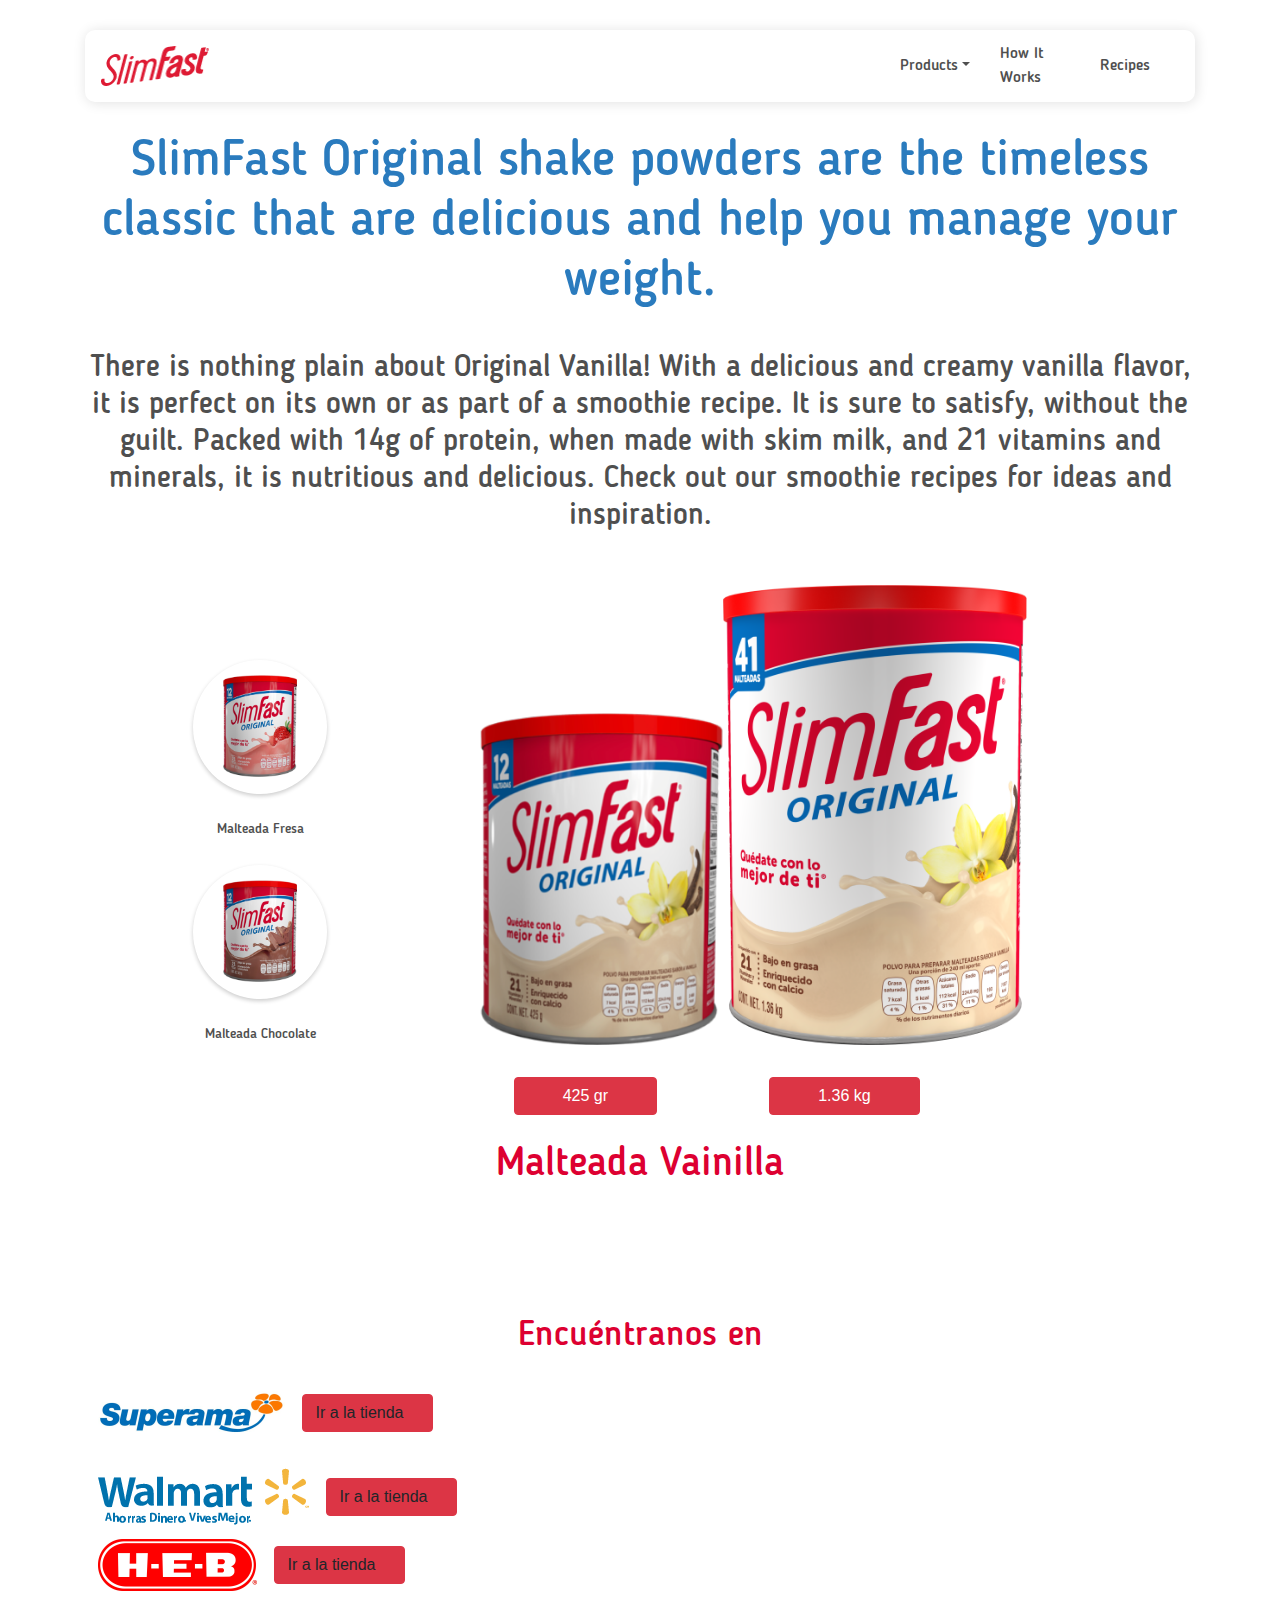
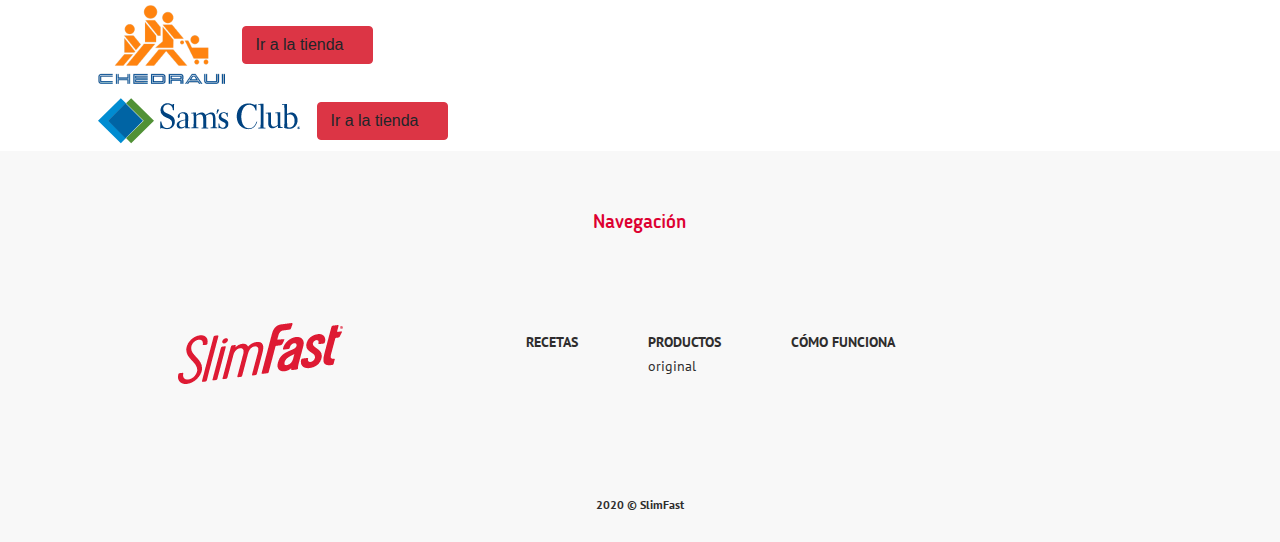
<file: views/product_vainilla.html>
<!DOCTYPE html>
<html lang="en">
  <head>
    <meta charset="UTF-8" />
    <meta name="viewport" content="width=device-width, initial-scale=1.0" />
    <meta http-equiv="X-UA-Compatible" content="ie=edge" />
    <title>Slim Fast</title>

    <!-- css files -->
    <link rel="stylesheet" href="../css/bootstrap.css" />
    <link rel="stylesheet" href="../css/styles.css" />

    <link rel="stylesheet" type="text/css" href="../slick/slick2.css" />
    <link rel="stylesheet" type="text/css" href="../slick/slick-theme2.css" />
    <link
      rel="stylesheet"
      href="https://pro.fontawesome.com/releases/v5.13.0/css/all.css"
    />
    <!-- Fonts -->
    <link
      href="https://fonts.googleapis.com/css2?family=PT+Sans:wght@400;700&display=swap"
      rel="stylesheet"
    />
    <link rel="stylesheet" href="../fonts/Blogger/Blogger.css" />
  </head>
  <body>
    <div class="container-fluid">
      <header class="container">
        <!-- nav-bar -->
        <nav class="navbar bg-white navbar-expand-lg navbar-light">
          <a class="navbar-brand" href="../index.html">
            <img
              src="../img/home/logo.png"
              width="108"
              height="40"
              class="d-inline-block align-top logo"
              alt=""
            />
          </a>
          <button
            class="navbar-toggler"
            type="button"
            data-toggle="collapse"
            data-target="#navbarNav"
            aria-controls="navbarNav"
            aria-expanded="false"
            aria-label="Toggle navigation"
          >
            <span class="navbar-toggler-icon"></span>
          </button>
          <div
            class="collapse navbar-collapse justify-content-end"
            id="navbarNav"
          >
            <ul class="nav navbar-nav ml-auto">
              <li class="nav-item dropdown">
                <a
                  class="nav-link dropdown-toggle"
                  id="navbarDropdown1"
                  data-target="#"
                  href="#"
                  data-toggle="dropdown"
                  aria-haspopup="true"
                  aria-expanded="false"
                  >Products</a
                >
                <ul class="dropdown-menu" aria-labelledby="navbarDropdown1">
                  <li>
                    <a
                      class="dropdown-item"
                      href="../views/product_vainilla.html"
                      >Product Vainilla</a
                    >
                  </li>
                  <li>
                    <a class="dropdown-item" href="../views/product_fresa.html"
                      >Producto Fresa</a
                    >
                  </li>
                  <li>
                    <a
                      class="dropdown-item"
                      href="../views/product_chocolate.html"
                      >Producto Chocolate</a
                    >
                  </li>
                </ul>
              </li>
              <li class="nav-item">
                <a class="nav-link" href="../views/how_it_works.html"
                  >How It Works</a
                >
              </li>

              <li class="nav-item">
                <a class="nav-link" href="../views/recipes.html">Recipes</a>
              </li>
            </ul>
          </div>
        </nav>
        <!-- nav-bar ends -->
      </header>

      <div class="container vainilla-container">
        <h2 class="text-center">
          SlimFast Original shake powders are the timeless classic that are
          delicious and help you manage your weight.
        </h2>
        <div class="text-center summary">
          There is nothing plain about Original Vanilla! With a delicious and
          creamy vanilla flavor, it is perfect on its own or as part of a
          smoothie recipe. It is sure to satisfy, without the guilt. Packed with
          14g of protein, when made with skim milk, and 21 vitamins and
          minerals, it is nutritious and delicious. Check out our smoothie
          recipes for ideas and inspiration.
        </div>
        <div class="row">
          <div
            class="col-md-4 d-flex flex-xs-column flex-md-column justify-content-center align-items-center"
          >
            <div class="row product-fresa-small">
              <a href="../views/product_fresa.html"
                ><img class="col" src="../img/home/fresabote.png" alt=""
              /></a>
            </div>
            <div class="row title-small">
              <a href="#" class="fresa-descripcion">Malteada Fresa</a>
            </div>
            <div class="row product-chocolate-small">
              <a href="../views/product_chocolate.html"
                ><img class="col" src="../img/home/chocolatebote.png" alt=""
              /></a>
            </div>
            <div class="row title-small">
              <a href="#" class="chocolate-descripcion">Malteada Chocolate</a>
            </div>
          </div>
          <div
            class="col-md-8 d-md-flex justify-content-start product-vainilla"
          >
            <div class="col-md-5 col-lg-4 small-image">
              <img src="../img/products/malteada_vainilla_small.png" alt="" />

              <a class="btn btn-danger btns px-5" href="#">425 gr</a>
            </div>
            <div class="col-md-6 col-lg-5 big-image hover">
              <img src="../img/products/malteada_vainilla_big.png" alt="" />

              <a class="btn btn-danger btns px-5" href="#">1.36 kg</a>
              <img
                src="../img/products/malteada_vainilla_info.png"
                alt=""
                class="image-info"
              />
            </div>
          </div>
        </div>
        <div class="row justify-content-center my-5 py-5">
          <h5 class="text-center lower-title">Malteada Vainilla</h5>
        </div>
        <div class="row justify-content-center">
          <h5 class="text-center find-us">Encuéntranos en</h5>
        </div>
      </div>

      <div class="autoplay slick-container container">
        <div>
          <a href="#" class="btn btn-link"
            ><img src="../img/brands/superama.png" alt=""
          /></a>
          <a class="btn btn-danger btns"
            >Ir a la tienda<i class="far fa-arrow-right"></i
          ></a>
        </div>
        <div>
          <a href="#" class="btn btn-link"
            ><img src="../img/brands/Walmart.png" alt=""
          /></a>
          <a class="btn btn-danger btns"
            >Ir a la tienda<i class="far fa-arrow-right"></i
          ></a>
        </div>
        <div>
          <a href="#" class="btn btn-link"
            ><img src="../img/brands/heb.png" alt=""
          /></a>
          <a class="btn btn-danger btns"
            >Ir a la tienda<i class="far fa-arrow-right"></i
          ></a>
        </div>
        <div>
          <a href="#" class="btn btn-link"
            ><img src="../img/brands/chedraui.png" alt=""
          /></a>
          <a class="btn btn-danger btns"
            >Ir a la tienda<i class="far fa-arrow-right"></i
          ></a>
        </div>
        <div>
          <a href="#" class="btn btn-link"
            ><img src="../img/brands/sam'sclub.png" alt=""
          /></a>
          <a class="btn btn-danger btns"
            >Ir a la tienda<i class="far fa-arrow-right"></i
          ></a>
        </div>
      </div>
    </div>
    <!--Footer starts-->
    <footer class="page-footer footer-container">
      <!-- nav-bar -->
      <div class="footer">
        <div class="col-md-8 offset-md-2 footer-title">
          <h3>Navegación</h3>
        </div>
      </div>
      <div class="container footer-menu text-center text-md-left">
        <div class="row">
          <hr class="clearfix w-100 d-md-none" />
          <div class="col-md-4 d-flex justify-content-center">
            <ul class="list-unstyled d-flex">
              <li>
                <img src="../img/home/footer-logo.png" alt="" />
              </li>
            </ul>
          </div>
          <hr class="clearfix w-100 d-md-none" />
          <div
            class="col-sm-12 col-md-6 d-flex justify-content-center align-items-center footer-menu"
          >
            <ul class="list-unstyled d-md-flex justify-content-around">
              <li>
                <a href="../views/recipes.html">Recetas</a>
              </li>
              <li>
                <a href="../views/product_line.html">Productos</a><br />
                <a class="original" href="">Original</a>
              </li>
              <li>
                <a href="../views/how_it_works.html">Cómo Funciona</a>
              </li>
            </ul>
          </div>
        </div>
      </div>
      <!-- Copyright -->
      <div class="footer-copyright text-center py-3">
        2020 © SlimFast
      </div>
      <!-- Copyright -->
    </footer>
    <!--Footer ends-->
  </body>
  <!--Includes -->

  <script
    src="https://code.jquery.com/jquery-3.2.1.slim.min.js"
    integrity="sha384-KJ3o2DKtIkvYIK3UENzmM7KCkRr/rE9/Qpg6aAZGJwFDMVNA/GpGFF93hXpG5KkN"
    crossorigin="anonymous"
  ></script>
  <script
    src="https://cdnjs.cloudflare.com/ajax/libs/popper.js/1.12.9/umd/popper.min.js"
    integrity="sha384-ApNbgh9B+Y1QKtv3Rn7W3mgPxhU9K/ScQsAP7hUibX39j7fakFPskvXusvfa0b4Q"
    crossorigin="anonymous"
  ></script>
  <script
    src="https://maxcdn.bootstrapcdn.com/bootstrap/4.0.0/js/bootstrap.min.js"
    integrity="sha384-JZR6Spejh4U02d8jOt6vLEHfe/JQGiRRSQQxSfFWpi1MquVdAyjUar5+76PVCmYl"
    crossorigin="anonymous"
  ></script>
  <script type="text/javascript" src="../slick/slick.min.js"></script>
  <script>
    $(".autoplay").slick({
      slidesToShow: 4,
      slidesToScroll: 1,
      autoplay: true,
      autoplaySpeed: 2000,
      dots: true,
      responsive: [
        {
          breakpoint: 768,
          settings: {
            arrows: false,
            centerMode: true,
            centerPadding: "40px",
            slidesToShow: 3,
          },
        },
        {
          breakpoint: 480,
          settings: {
            arrows: false,
            centerMode: true,
            centerPadding: "40px",
            slidesToShow: 1,
          },
        },
      ],
    });
  </script>
</html>
</file>
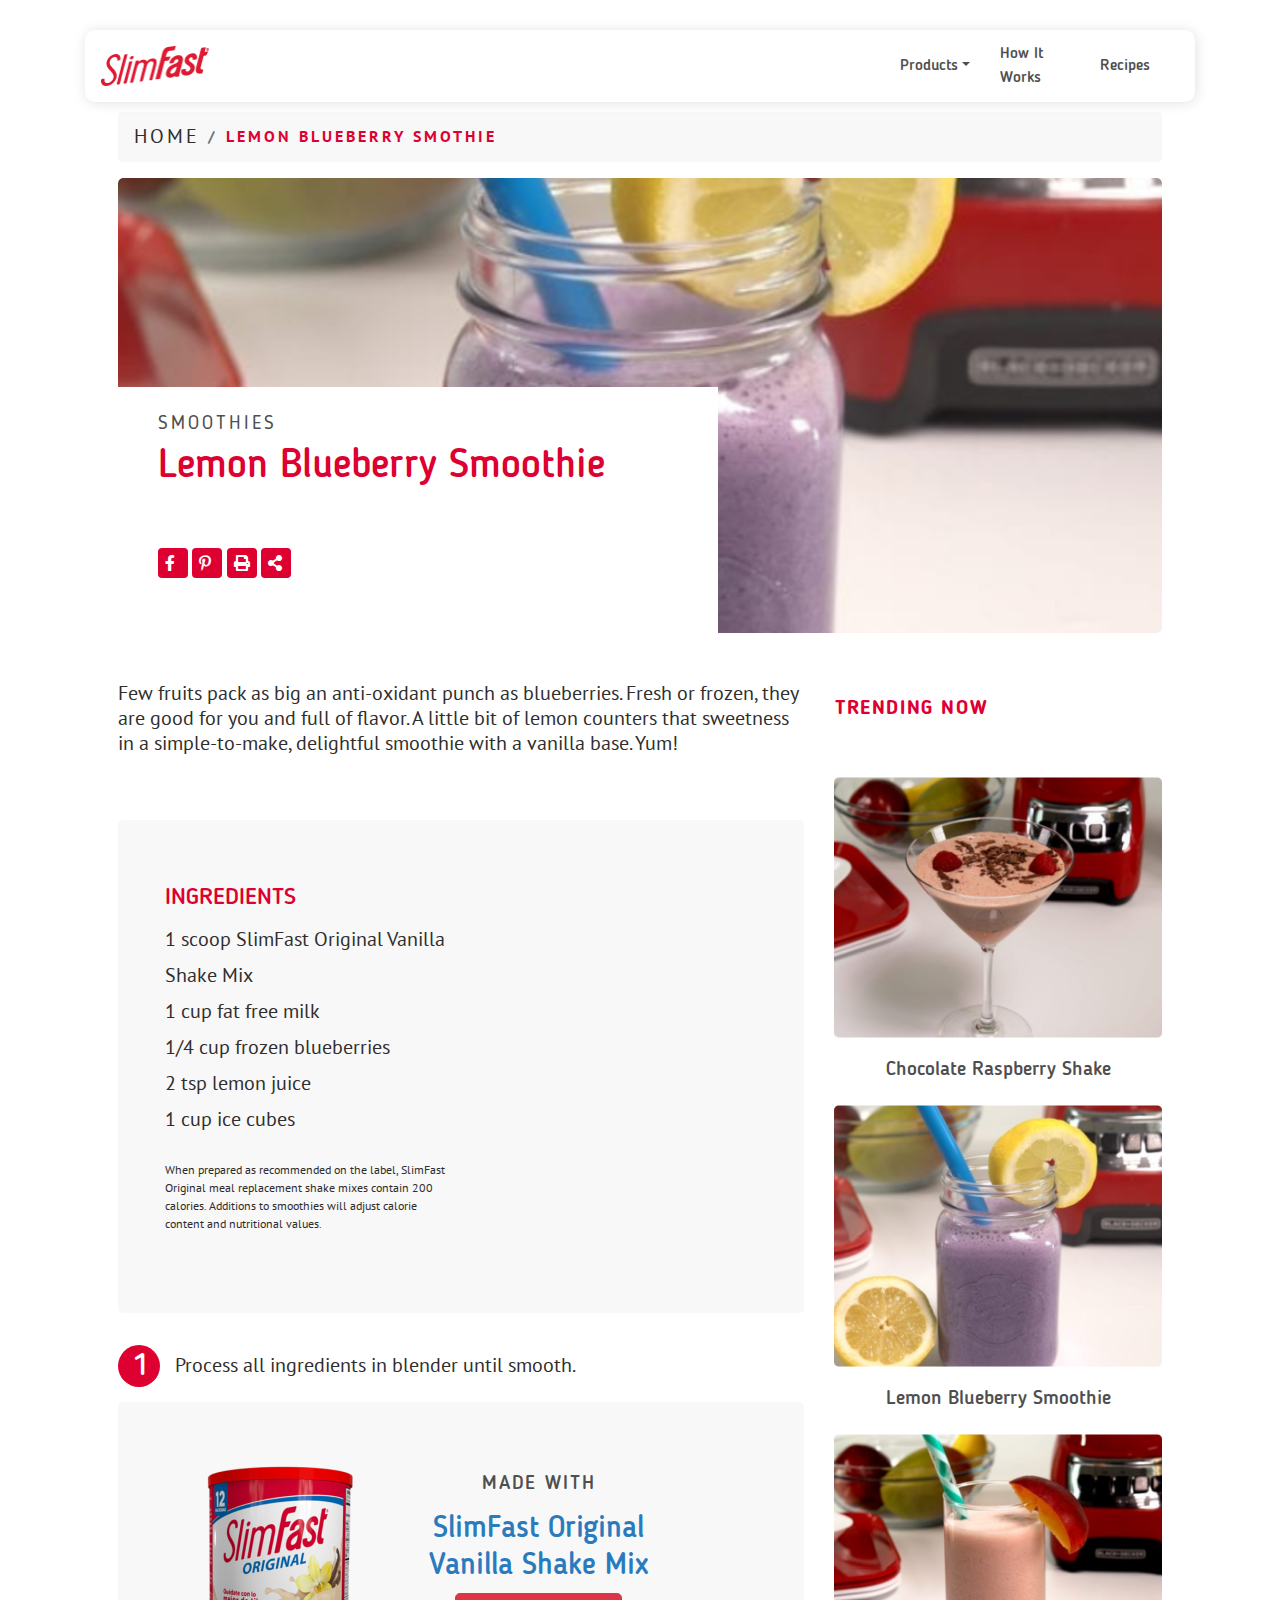
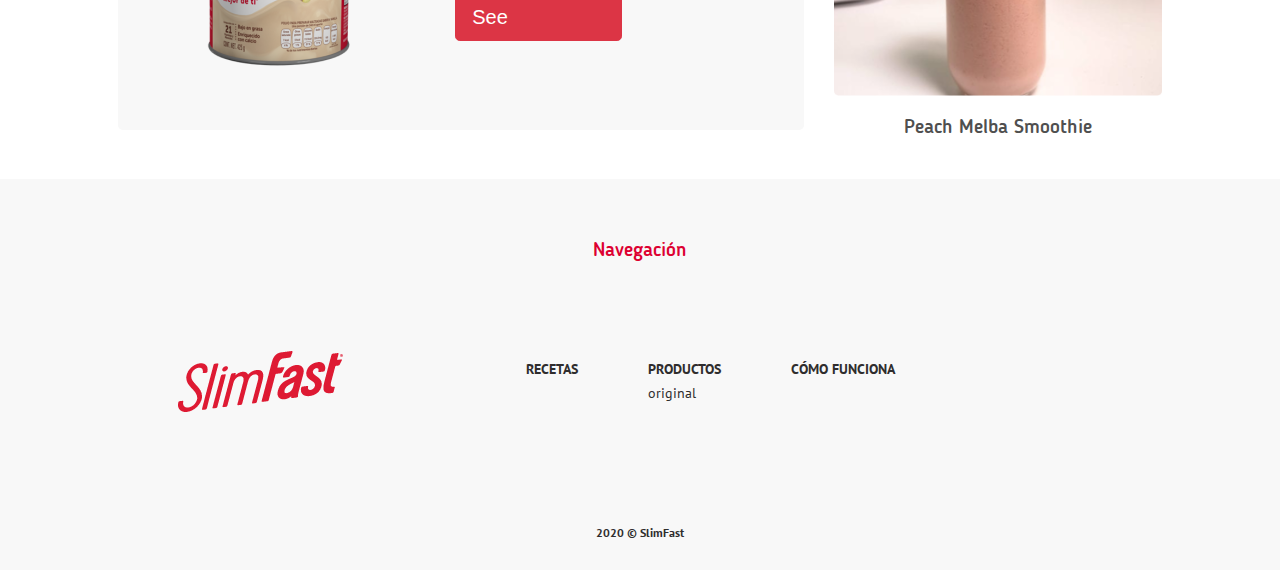
<file: views/recipe_single.html>
<!DOCTYPE html>
<html lang="en">
<head>
  <meta charset="UTF-8" />
  <meta name="viewport" content="width=device-width, initial-scale=1.0" />
  <meta http-equiv="X-UA-Compatible" content="ie=edge" />
  <title>Slim Fast</title>

    <!-- css files -->
    <link rel="stylesheet" href="../css/bootstrap.css" />
    <link rel="stylesheet" href="../css/styles.css" />

    <link rel="stylesheet" href="https://pro.fontawesome.com/releases/v5.13.0/css/all.css">
    <!-- Fonts -->
    <link
      href="https://fonts.googleapis.com/css2?family=PT+Sans:wght@400;700&display=swap"
      rel="stylesheet"
    />
    <link rel="stylesheet" href="../fonts/Blogger/Blogger.css" />
</head>
<body>

    <div class="container-fluid">
      <header class="container">
        <!-- nav-bar -->
        <nav class="navbar bg-white navbar-expand-lg navbar-light">
          <a class="navbar-brand" href="../index.html">
            <img
              src="../img/home/logo.png"
              width="108"
              height="40"
              class="d-inline-block align-top logo"
              alt=""
            />
          </a>
          <button
            class="navbar-toggler"
            type="button"
            data-toggle="collapse"
            data-target="#navbarNav"
            aria-controls="navbarNav"
            aria-expanded="false"
            aria-label="Toggle navigation"
          >
            <span class="navbar-toggler-icon"></span>
          </button>
          <div
            class="collapse navbar-collapse justify-content-end"
            id="navbarNav"
          >
            <ul class="nav navbar-nav ml-auto">
              <li class="nav-item dropdown">
                <a
                  class="nav-link dropdown-toggle"
                  id="navbarDropdown1"
                  data-target="#"
                  href=""
                  data-toggle="dropdown"
                  aria-haspopup="true"
                  aria-expanded="false"
                  >Products</a
                >
                <ul class="dropdown-menu" aria-labelledby="navbarDropdown1">
                  <li>
                    <a class="dropdown-item" href="../views/product_vainilla.html"
                      >Product Vainilla</a
                    >
                  </li>
                  <li>
                    <a class="dropdown-item" href="../views/product_fresa.html"
                      >Producto Fresa</a
                    >
                  </li>
                  <li>
                    <a class="dropdown-item" href="../views/product_chocolate.html"
                      >Producto Chocolate</a
                    >
                  </li>
                </ul>
              </li>
              <li class="nav-item">
                <a class="nav-link" href="../views/how_it_works.html">How It Works</a>
              </li>

              <li class="nav-item">
                <a class="nav-link" href="../views/recipes.html">Recipes</a>
              </li>
            </ul>
          </div>
        </nav>
        <!-- nav-bar ends -->
      </header>


        <div class="container px-5 recipe-single-container">

            <nav aria-label="breadcrumb">
                <ol class="breadcrumb">
                  <li class="breadcrumb-item"><a href="#">Home</a></li>
                  <li class="breadcrumb-item active" aria-current="page">Lemon Blueberry Smothie</li>
                </ol>
            </nav>

            <div class="img-info-container">
            
              <img src="../img/recipe_single/img_recipe_single.png" alt="">
              <div class="img-info-container-child">
                <div>
                  <h6>SMOOTHIES</h6>
                  <h4>Lemon Blueberry Smoothie</h4>
                </div>
                <div class="social-icons">
                  <a href="#"><i class="fab fa-facebook-f"></i></a>
                  <a href="#"></a><i href="#" class="fab fa-pinterest-p"></i></a>
                  <a href="#"><i href="#" class="fas fa-print"></i></a>
                  <a href="#"><i href="#" class="fas fa-share-alt"></i></a>
                </div> 
              </div>
            </div>
            <div class="row">
                <div class="col-md-9 col-lg-8 summary-recipe">
                    <p class="summary py-5">
                        Few fruits pack as big an anti-oxidant punch as blueberries. 
                        Fresh or frozen, they are good for you and full of flavor. A 
                        little bit of lemon counters that sweetness in a simple-to-make, 
                        delightful smoothie with a vanilla base. Yum!
                    </p>
                    <div class="jumbotron">
                        <div class="col-md-12 ingredients-title">
                            <h4 class="">INGREDIENTS</h4>
                        </div>
                        
                        <div class="col-md-6">
                            <ul class="list-group">
                                <li>1 scoop SlimFast Original Vanilla Shake Mix</li>
                                <li>1 cup fat free milk</li>
                                <li>1/4 cup frozen blueberries</li>
                                <li>2 tsp lemon juice</li>
                                <li>1 cup ice cubes</li>
                            </ul>
                        </div>
                        
                        <br>
                        
                        <div class="col-md-6">
                            <p class="instructions">
                                When prepared as recommended on the label, SlimFast Original 
                                meal replacement shake mixes contain 200 calories. Additions to
                                smoothies will adjust calorie content and nutritional values.
                            </p>
                        </div>   
                    </div>

                    <div class="col-md-12">
                        <div class="row steps">
                          <div class="col-lg-2 step-number py-1">
                            <span>1</span>
                          </div>
                          <div class="col-lg-10 py-2">
                        <p class="step-description">
                            Process all ingredients in blender until smooth.
                        </p>
                          </div>
                        </div>
                    </div>

                    <div class="jumbotron product d-sm-block d-md-flex">
                        <div class="col-md-5 text-center">
                            <img src="../img/recipe_single/vainillabote.png" alt="">
                        </div>
                        <div class="col-md-5 text-center">
                            <h5>MADE WITH</h5>
                            <h3>SlimFast Original Vanilla Shake Mix</h4>
                            <a class="btn btn-danger btn-lg see">See <i class="far fa-arrow-right"></i></a>
                        </div>
                    </div>
                </div>
                <div class="col-md-3 col-lg-4 py-3 recipe-list">
                  <div class="row px-3 py-5">
                    <p class="h4">Trending Now</p>
                  </div>
                    <div class="card" style="width: 100%;">
                        <img src="../img/recipes/Chocolate_Raspberry_Shake.png" class="card-img-top" alt="...">
                        <div class="card-body text-center">
                          <p class="card-text">Chocolate Raspberry Shake</p>
                        </div>
                    </div>

                    <div class="card" style="width: 100%;">
                        <img src="../img/recipes/Lemon_Blueberry_Smoothie.png" class="card-img-top" alt="...">
                        <div class="card-body text-center">
                          <p class="card-text">Lemon Blueberry Smoothie</p>
                        </div>
                    </div>

                    <div class="card" style="width: 100%;">
                        <img src="../img/recipes/Peach_Melba_Smoothie.png" class="card-img-top" alt="...">
                        <div class="card-body text-center">
                          <p class="card-text">Peach Melba Smoothie</p>
                        </div>
                    </div>
                </div>
            </div>
        </div>
    </div>
    <!--Footer starts-->
    <footer class="page-footer footer-container">
      <!-- nav-bar -->
      <div class="footer">
        <div class="col-md-8 offset-md-2 footer-title">
          <h3>Navegación</h3>
        </div>
      </div>
      <div class="container footer-menu text-center text-md-left">
        <div class="row">
          <hr class="clearfix w-100 d-md-none" />
          <div class="col-md-4 d-flex justify-content-center">
            <ul class="list-unstyled d-flex">
              <li>
                <img src="../img/home/footer-logo.png" alt="" />
              </li>
            </ul>
          </div>
          <hr class="clearfix w-100 d-md-none" />
          <div
            class="col-sm-12 col-md-6 d-flex justify-content-center align-items-center footer-menu"
          >
            <ul class="list-unstyled d-md-flex justify-content-around">
              <li>
                <a href="../views/recipes.html">Recetas</a>
              </li>
              <li>
                <a href="../views/product_line.html">Productos</a><br />
                <a class="original" href="">Original</a>
              </li>
              <li>
                <a href="../views/how_it_works.html">Cómo Funciona</a>
              </li>
            </ul>
          </div>
        </div>
      </div>
      <!-- Copyright -->
      <div class="footer-copyright text-center py-3">
        2020 © SlimFast
      </div>
      <!-- Copyright -->
    </footer>
    <!--Footer ends-->
</body>
<!--Includes -->

<script
  src="https://code.jquery.com/jquery-3.2.1.slim.min.js"
  integrity="sha384-KJ3o2DKtIkvYIK3UENzmM7KCkRr/rE9/Qpg6aAZGJwFDMVNA/GpGFF93hXpG5KkN"
  crossorigin="anonymous"
></script>
<script
  src="https://cdnjs.cloudflare.com/ajax/libs/popper.js/1.12.9/umd/popper.min.js"
  integrity="sha384-ApNbgh9B+Y1QKtv3Rn7W3mgPxhU9K/ScQsAP7hUibX39j7fakFPskvXusvfa0b4Q"
  crossorigin="anonymous"
></script>
<script
  src="https://maxcdn.bootstrapcdn.com/bootstrap/4.0.0/js/bootstrap.min.js"
  integrity="sha384-JZR6Spejh4U02d8jOt6vLEHfe/JQGiRRSQQxSfFWpi1MquVdAyjUar5+76PVCmYl"
  crossorigin="anonymous"
></script>
</html>
</file>
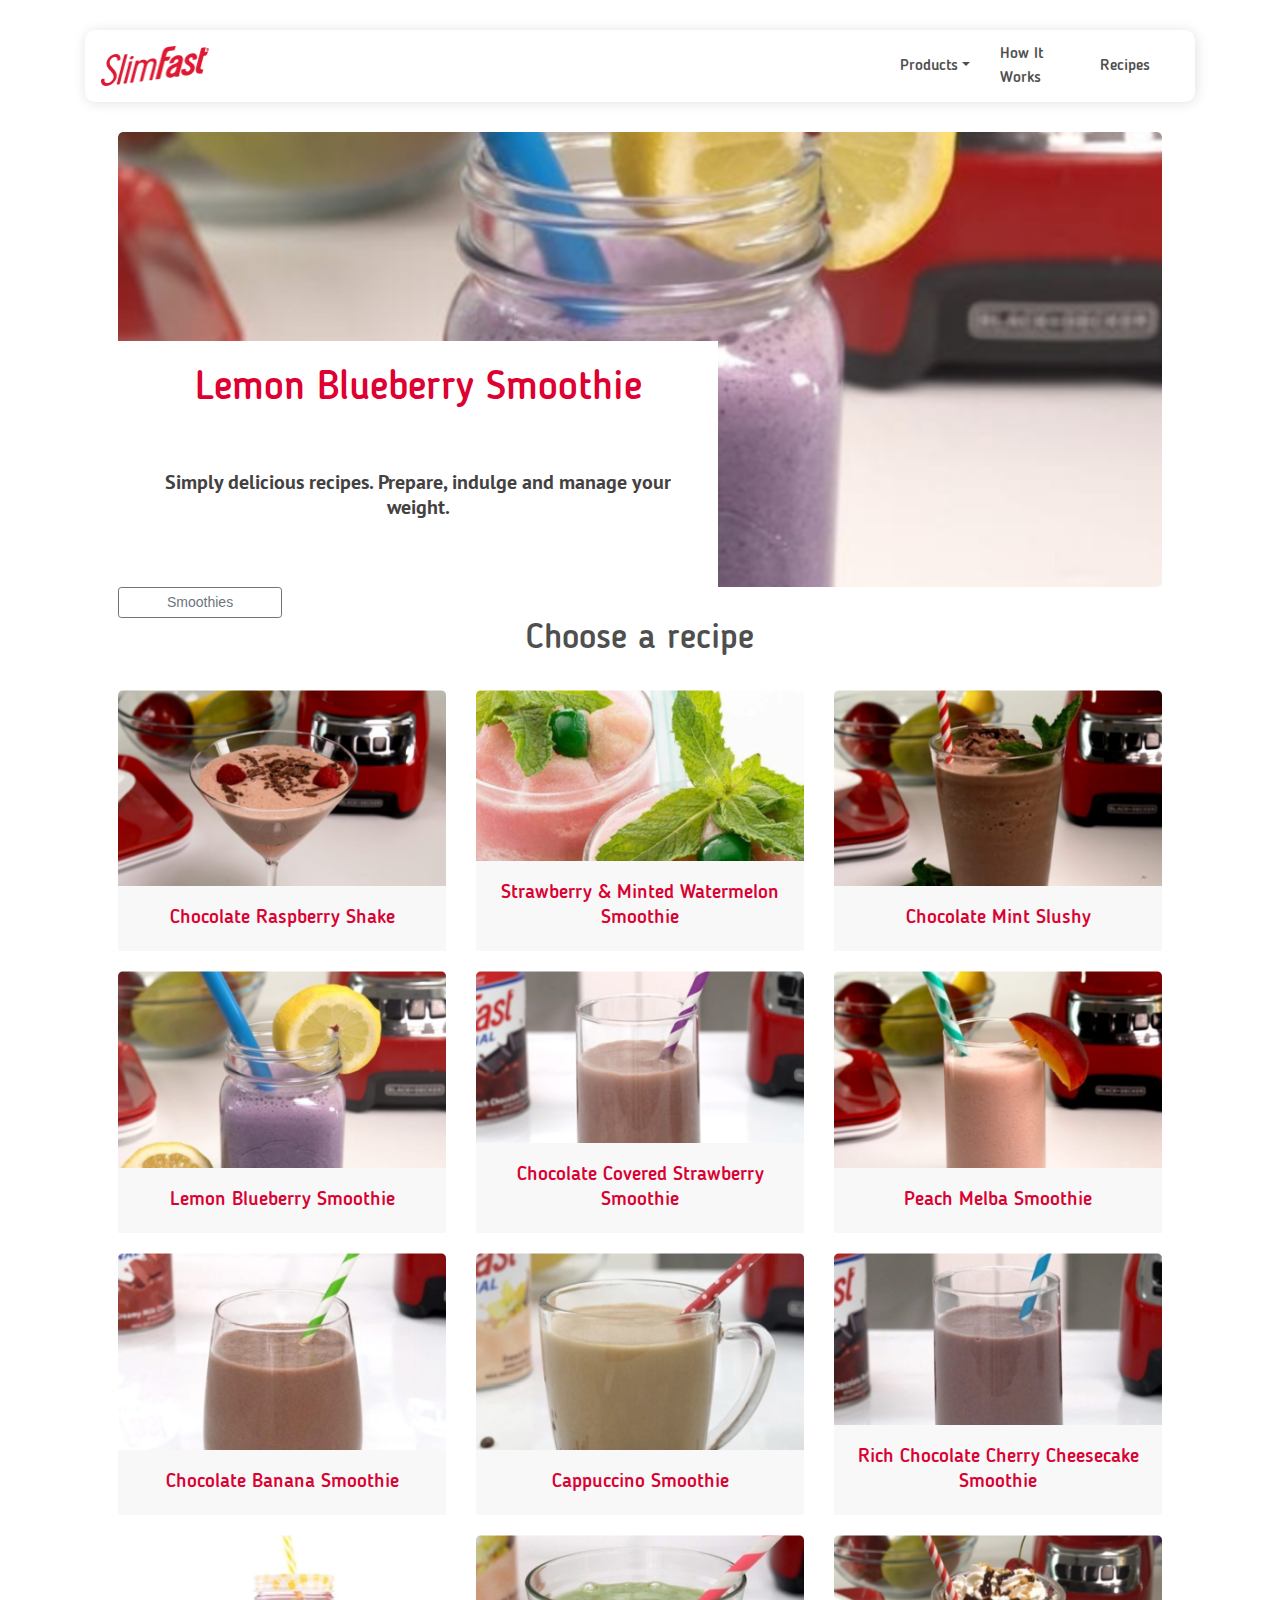
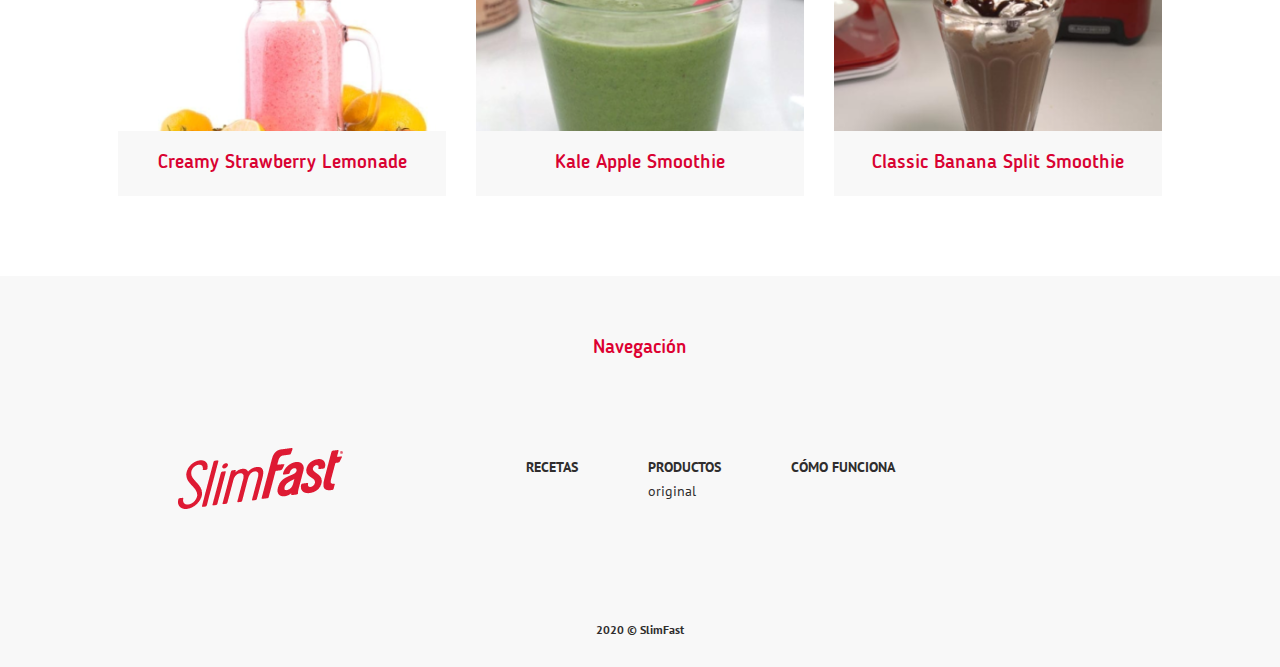
<file: views/recipes.html>
<!DOCTYPE html>
<html lang="en">
  <head>
    <meta charset="UTF-8" />
    <meta name="viewport" content="width=device-width, initial-scale=1.0" />
    <meta http-equiv="X-UA-Compatible" content="ie=edge" />
    <title>Slim Fast</title>

    <!-- css files -->
    <link rel="stylesheet" href="../css/bootstrap.css" />
    <link rel="stylesheet" href="../css/styles.css" />

    <!-- Fonts -->
    <link
      href="https://fonts.googleapis.com/css2?family=PT+Sans:wght@400;700&display=swap"
      rel="stylesheet"
    />
    <link rel="stylesheet" href="../fonts/Blogger/Blogger.css" />
  </head>
  <body>
    <div class="container-fluid">
      <header class="container">
        <!-- nav-bar -->
        <nav class="navbar bg-white navbar-expand-lg navbar-light">
          <a class="navbar-brand" href="../index.html">
            <img
              src="../img/home/logo.png"
              width="108"
              height="40"
              class="d-inline-block align-top logo"
              alt=""
            />
          </a>
          <button
            class="navbar-toggler"
            type="button"
            data-toggle="collapse"
            data-target="#navbarNav"
            aria-controls="navbarNav"
            aria-expanded="false"
            aria-label="Toggle navigation"
          >
            <span class="navbar-toggler-icon"></span>
          </button>
          <div
            class="collapse navbar-collapse justify-content-end"
            id="navbarNav"
          >
            <ul class="nav navbar-nav ml-auto">
              <li class="nav-item dropdown">
                <a
                  class="nav-link dropdown-toggle"
                  id="navbarDropdown1"
                  data-target="#"
                  href=""
                  data-toggle="dropdown"
                  aria-haspopup="true"
                  aria-expanded="false"
                  >Products</a
                >
                <ul class="dropdown-menu" aria-labelledby="navbarDropdown1">
                  <li>
                    <a
                      class="dropdown-item"
                      href="../views/product_vainilla.html"
                      >Product Vainilla</a
                    >
                  </li>
                  <li>
                    <a class="dropdown-item" href="../views/product_fresa.html"
                      >Producto Fresa</a
                    >
                  </li>
                  <li>
                    <a
                      class="dropdown-item"
                      href="../views/product_chocolate.html"
                      >Producto Chocolate</a
                    >
                  </li>
                </ul>
              </li>
              <li class="nav-item">
                <a class="nav-link" href="../views/how_it_works.html"
                  >How It Works</a
                >
              </li>

              <li class="nav-item">
                <a class="nav-link" href="../views/recipes.html">Recipes</a>
              </li>
            </ul>
          </div>
        </nav>
        <!-- nav-bar ends -->
      </header>

      <div class="container recipes-container px-5">
        <div class="img-info-container">
          <img src="../img/recipe_single/img_recipe_single.png" alt="" />
          <div class="img-info-container-child">
            <div class="text-center">
              <h4>Lemon Blueberry Smoothie</h4>
            </div>
            <div class="text-center">
              <p class="summary">
                Simply delicious recipes. Prepare, indulge and manage your
                weight.
              </p>
            </div>
          </div>
        </div>
        <a
          href="../views/recipe_single.html"
          class="btn btn-outline-secondary btn-sm px-5"
          >Smoothies</a
        >
        <div class="row recipes">
          <div class="col-md-12">
            <h4 class="text-center recipes-title">Choose a recipe</h4>
          </div>
          <div class="col-md-4">
            <div class="card" style="width: 100%;">
              <img
                src="../img/recipes/Chocolate_Raspberry_Shake.png"
                class="card-img-top"
                alt="..."
              />
              <div class="card-body text-center">
                <p class="card-text">Chocolate Raspberry Shake</p>
              </div>
            </div>
          </div>
          <div class="col-md-4">
            <div class="card" style="width: 100%;">
              <img
                src="../img/recipes/Strawberry_&_Minted_Watermelon_Smoothie.png"
                class="card-img-top"
                alt="..."
              />
              <div class="card-body text-center">
                <p class="card-text">Strawberry & Minted Watermelon Smoothie</p>
              </div>
            </div>
          </div>
          <div class="col-md-4">
            <div class="card" style="width: 100%;">
              <img
                src="../img/recipes/Chocolate_Mint_Slushy.png"
                class="card-img-top"
                alt="..."
              />
              <div class="card-body text-center">
                <p class="card-text">Chocolate Mint Slushy</p>
              </div>
            </div>
          </div>
          <div class="col-md-4">
            <div class="card" style="width: 100%;">
              <img
                src="../img/recipes/Lemon_Blueberry_Smoothie.png"
                class="card-img-top"
                alt="..."
              />
              <div class="card-body text-center">
                <p class="card-text">Lemon Blueberry Smoothie</p>
              </div>
            </div>
          </div>
          <div class="col-md-4">
            <div class="card" style="width: 100%;">
              <img
                src="../img/recipes/Chocolate_Covered_Strawberry_Smoothie.png"
                class="card-img-top"
                alt="..."
              />
              <div class="card-body text-center">
                <p class="card-text">Chocolate Covered Strawberry Smoothie</p>
              </div>
            </div>
          </div>
          <div class="col-md-4">
            <div class="card" style="width: 100%;">
              <img
                src="../img/recipes/Peach_Melba_Smoothie.png"
                class="card-img-top"
                alt="..."
              />
              <div class="card-body text-center">
                <p class="card-text">Peach Melba Smoothie</p>
              </div>
            </div>
          </div>
          <div class="col-md-4">
            <div class="card" style="width: 100%;">
              <img
                src="../img/recipes/Chocolate_Banana_Smoothie.png"
                class="card-img-top"
                alt="..."
              />
              <div class="card-body text-center">
                <p class="card-text">Chocolate Banana Smoothie</p>
              </div>
            </div>
          </div>
          <div class="col-md-4">
            <div class="card" style="width: 100%;">
              <img
                src="../img/recipes/Cappuccino_Smoothie.png"
                class="card-img-top"
                alt="..."
              />
              <div class="card-body text-center">
                <p class="card-text">Cappuccino Smoothie</p>
              </div>
            </div>
          </div>
          <div class="col-md-4">
            <div class="card" style="width: 100%;">
              <img
                src="../img/recipes/Rich_Chocolate_Cherry_Cheesecake_Smoothie.png"
                class="card-img-top"
                alt="..."
              />
              <div class="card-body text-center">
                <p class="card-text">
                  Rich Chocolate Cherry Cheesecake Smoothie
                </p>
              </div>
            </div>
          </div>
          <div class="col-md-4">
            <div class="card" style="width: 100%;">
              <img
                src="../img/recipes/Creamy_Strawberry_Lemonade.png"
                class="card-img-top"
                alt="..."
              />
              <div class="card-body text-center">
                <p class="card-text">Creamy Strawberry Lemonade</p>
              </div>
            </div>
          </div>
          <div class="col-md-4">
            <div class="card" style="width: 100%;">
              <img
                src="../img/recipes/Kale_Apple_Smoothie.png"
                class="card-img-top"
                alt="..."
              />
              <div class="card-body text-center">
                <p class="card-text">Kale Apple Smoothie</p>
              </div>
            </div>
          </div>
          <div class="col-md-4">
            <div class="card" style="width: 100%;">
              <img
                src="../img/recipes/Classic_Banana_Split_Smoothie.png"
                class="card-img-top"
                alt="..."
              />
              <div class="card-body text-center">
                <p class="card-text">Classic Banana Split Smoothie</p>
              </div>
            </div>
          </div>
        </div>
      </div>
    </div>
    <!--Footer starts-->
    <footer class="page-footer footer-container">
      <!-- nav-bar -->
      <div class="footer">
        <div class="col-md-8 offset-md-2 footer-title">
          <h3>Navegación</h3>
        </div>
      </div>
      <div class="container footer-menu text-center text-md-left">
        <div class="row">
          <hr class="clearfix w-100 d-md-none" />
          <div class="col-md-4 d-flex justify-content-center">
            <ul class="list-unstyled d-flex">
              <li>
                <img src="../img/home/footer-logo.png" alt="" />
              </li>
            </ul>
          </div>
          <hr class="clearfix w-100 d-md-none" />
          <div
            class="col-sm-12 col-md-6 d-flex justify-content-center align-items-center footer-menu"
          >
            <ul class="list-unstyled d-md-flex justify-content-around">
              <li>
                <a href="../views/recipes.html">Recetas</a>
              </li>
              <li>
                <a href="../views/product_line.html">Productos</a><br />
                <a class="original" href="">Original</a>
              </li>
              <li>
                <a href="../views/how_it_works.html">Cómo Funciona</a>
              </li>
            </ul>
          </div>
        </div>
      </div>
      <!-- Copyright -->
      <div class="footer-copyright text-center py-3">
        2020 © SlimFast
      </div>
      <!-- Copyright -->
    </footer>
    <!--Footer ends-->
  </body>
  <!--Includes -->

  <script
    src="https://code.jquery.com/jquery-3.2.1.slim.min.js"
    integrity="sha384-KJ3o2DKtIkvYIK3UENzmM7KCkRr/rE9/Qpg6aAZGJwFDMVNA/GpGFF93hXpG5KkN"
    crossorigin="anonymous"
  ></script>
  <script
    src="https://cdnjs.cloudflare.com/ajax/libs/popper.js/1.12.9/umd/popper.min.js"
    integrity="sha384-ApNbgh9B+Y1QKtv3Rn7W3mgPxhU9K/ScQsAP7hUibX39j7fakFPskvXusvfa0b4Q"
    crossorigin="anonymous"
  ></script>
  <script
    src="https://maxcdn.bootstrapcdn.com/bootstrap/4.0.0/js/bootstrap.min.js"
    integrity="sha384-JZR6Spejh4U02d8jOt6vLEHfe/JQGiRRSQQxSfFWpi1MquVdAyjUar5+76PVCmYl"
    crossorigin="anonymous"
  ></script>
</html>
</file>
<file: css/styles.css>
body > img {
  width: 100%;
  margin-top: -20px;
}
body header {
  width: 1205px;
  background-color: none;
}
body header .navbar {
  width: 100%;
  height: 72px;
  margin-top: 30px;
  box-shadow: 1px 1px 13px rgba(0, 0, 0, 0.12);
  border-radius: 10px;
}
body header .navbar .navbar-nav {
  background: #fff;
  width: 100%;
  max-width: 300px;
  justify-content: space-around;
}
body header .navbar .navbar-nav .nav-item {
  display: flex;
  align-items: center;
}
body header .navbar .navbar-nav .nav-item .nav-link {
  width: 59px;
  padding: 0px;
  color: #4f4f4f;
  font-family: "Blogger Medium";
  font-size: 16px;
  font-weight: 500;
}
body header .navbar .navbar-nav .nav-item .dropdown-item {
  color: #4f4f4f;
  font-family: "Blogger Medium";
  font-size: 16px;
  font-weight: 500;
  margin-top: 0px;
}
body header .navbar .navbar-collapse {
  z-index: 300;
}
body .breadcrumb {
  background-color: #f8f8f8;
  margin-top: 10px;
}
body .breadcrumb .breadcrumb-item a {
  color: #2f2d2d;
  font-family: "PT Sans", sans-serif;
  font-weight: 400;
  letter-spacing: 3px;
  line-height: 25px;
  font-size: 20px;
  text-transform: uppercase;
}
body .breadcrumb .breadcrumb-item.active {
  color: #dd0031;
  font-family: "PT Sans", sans-serif;
  font-weight: 700;
  letter-spacing: 3px;
  line-height: 25px;
  text-transform: uppercase;
}
body p.summary {
  color: #2f2d2d;
  font-family: "PT Sans", sans-serif;
  font-size: 20px;
  font-weight: 400;
  line-height: 25px;
}
body .img-info-container {
  position: relative;
}
body .img-info-container img {
  width: 100%;
  border-radius: 5px;
  height: auto;
}
body .img-info-container .img-info-container-child {
  position: absolute;
  background: #fff;
  max-width: 606px;
  width: 100%;
  height: 246px;
  border-radius: 0 0 0 5px;
  bottom: 0px;
}
body .img-info-container .img-info-container-child div {
  padding: 25px 40px;
}
body .img-info-container .img-info-container-child div > h6 {
  color: #4f4f4f;
  font-family: "Blogger Regular";
  font-size: 20px;
  letter-spacing: 3px;
  text-transform: uppercase;
}
body .img-info-container .img-info-container-child div > h4 {
  color: #dd0031;
  font-family: "Blogger Medium";
  font-size: 40px;
  font-weight: 500;
  line-height: 46px;
}
body .img-info-container .img-info-container-child .social-icons i {
  color: #fff;
  background: #dd0031;
  width: 30px;
  height: 30px;
  padding: 7px;
  border-radius: 4px;
  cursor: pointer;
}
body .recipes-container {
  margin-top: 30px;
}
body .recipes-container p.summary {
  color: #2f2d2d;
  font-family: "PT Sans", sans-serif;
  font-size: 20px;
  font-weight: 700;
  opacity: 0.9;
}
body .recipes-container button {
  margin-top: 20px;
  margin-bottom: 20px;
  color: #4f4f4f;
  font-family: "Blogger Bold";
  font-size: 20px;
  font-weight: 700;
  line-height: 34px;
  opacity: 0.9;
}
body .recipes-container .recipes {
  margin-bottom: 60px;
}
body .recipes-container .recipes .recipes-title {
  color: #4f4f4f;
  font-family: "Blogger Medium";
  font-size: 35px;
  font-weight: 500;
  margin-bottom: 30px;
}
body .recipes-container .recipes .card {
  margin-bottom: 20px;
}
body .recipes-container .recipes .card .card-body {
  position: absolute;
  bottom: 0;
  background: #f8f8f8;
  width: 100%;
  height: auto;
  font-family: "PT Sans", sans-serif;
  font-size: 20px;
  font-weight: 700;
}
body .recipes-container .recipes .card .card-body p {
  color: #d90232;
}
body .product-line-container .product-line-title {
  padding: 30px 0px;
  color: #2a7bbe;
  font-family: "Blogger Medium";
  font-size: 50px;
  font-weight: 500;
}
body .product-line-container .card-item .card {
  height: 500px;
  border-radius: 10px;
  padding: 30px;
}
body .product-line-container .card-item .card:hover {
  background-color: #f8f8f8;
}
body .product-line-container .card-item .card:hover .card-title a {
  color: #dd0031;
}
body .product-line-container .card-item .card .card-title {
  flex: 0;
  margin-top: 4rem;
}
body .product-line-container .card-item .card .card-title a {
  color: #4f4f4f;
  font-family: "Blogger Medium";
  font-size: 25px;
  font-weight: 500;
}
body .product-line-container .card-item .card .card-title a:hover {
  text-decoration: unset;
}
body .product-line-container .product-info {
  margin-top: 50px;
}
body .product-line-container .product-info h5 {
  color: #dd0031;
  font-family: "Blogger Medium";
  font-size: 35px;
  font-weight: 500;
}
body .product-line-container .product-info p {
  color: #4f4f4f;
  font-family: "PT Sans", sans-serif;
  font-size: 12px;
  font-weight: 400;
}
body .product-line-container .find-us {
  color: #dd0031;
  font-family: "Blogger Medium";
  font-size: 35px;
  font-weight: 500;
  padding: 30px 0px;
}
body .recipe-single-container .summary-recipe .ingredients-title {
  color: #dd0031;
  font-family: "Blogger Medium";
  font-size: 30px;
  font-weight: 500;
  line-height: 40px;
  text-transform: uppercase;
}
body .recipe-single-container .summary-recipe .steps > div.step-number {
  text-align: center;
  width: 42px;
  height: 42px;
  background: #dd0031;
  border-radius: 50%;
  flex: 0;
}
body .recipe-single-container .summary-recipe .steps > div.step-number span {
  color: #ffffff;
  font-family: "Blogger Medium";
  font-size: 30px;
  font-weight: 500;
  line-height: 37px;
}
body .recipe-single-container .summary-recipe .steps .step-description {
  color: #2f2d2d;
  font-family: "PT Sans", sans-serif;
  font-size: 20px;
  font-weight: 400;
  line-height: 25px;
}
body .recipe-single-container .summary-recipe .jumbotron {
  background-color: #f8f8f8;
}
body .recipe-single-container .summary-recipe .jumbotron ul li {
  color: #2f2d2d;
  font-family: "PT Sans", sans-serif;
  font-size: 20px;
  font-weight: 400;
  line-height: 36px;
  list-style: none;
}
body .recipe-single-container .summary-recipe .product h5 {
  color: #4f4f4f;
  font-family: "Blogger Medium";
  font-size: 20px;
  font-weight: 500;
  letter-spacing: 2px;
  line-height: 37px;
  text-transform: uppercase;
}
body .recipe-single-container .summary-recipe .product h3 {
  color: #2a7bbe;
  font-family: "Blogger Medium";
  font-size: 30px;
  font-weight: 500;
  line-height: 37px;
}
body .recipe-single-container .summary-recipe .product a {
  max-width: 167px;
  width: 100%;
  text-align: left;
  color: #fff;
}
body .recipe-single-container .summary-recipe .product a i {
  float: right;
  margin-top: 5px;
}
body .recipe-single-container .summary-recipe p.instructions {
  color: #2f2d2d;
  font-family: "PT Sans", sans-serif;
  font-size: 12px;
  font-weight: 400;
}
body .recipe-single-container .recipe-list p.h4 {
  color: #dd0031;
  font-family: "Blogger Bold";
  font-size: 20px;
  font-weight: 700;
  letter-spacing: 1.6px;
  text-transform: uppercase;
}
body .recipe-single-container .recipe-list .card .card-body {
  color: #4f4f4f;
  font-family: "Blogger Medium";
  font-size: 20px;
  font-weight: 500;
  line-height: 25px;
  height: 67px;
}
body .card {
  border: unset;
}
body .card .card-text {
  color: #4f4f4f;
  font-family: "Blogger Medium";
  font-size: 20px;
  font-weight: 500;
  line-height: 25px;
}
body .container-fluid {
  /*     a {
    color: #4f4f4f;
    font-family: $font-blogger-medium;
    font-size: 14px;
    font-weight: 500;
    margin-top: -15px;
    &:hover {
      text-decoration: none;
    }
  } */
}
body .container-fluid .product-fresa-small,
body .container-fluid .product-vainilla-small,
body .container-fluid .product-chocolate-small {
  width: 134px;
  height: 134px;
  box-shadow: 0 2px 4px rgba(0, 0, 0, 0.2);
  background-color: #ffffff;
  margin: 25px;
  border-radius: 50%;
  padding: 15px;
}
body .body-content {
  max-width: 1300px;
}
body .body-content .jumbotron {
  background-color: unset;
  max-width: 818px;
  line-height: 48px;
  margin: 0 auto;
  left: 0;
  right: 0;
}
body .body-content .jumbotron .title {
  color: #dd0031;
  font-family: "Blogger Bold";
  font-size: 35px;
  font-weight: 700;
  text-transform: uppercase;
  margin-bottom: 0;
}
body .body-content .jumbotron .content {
  color: #434343;
  font-family: "Blogger Regular";
  font-size: 35px;
  opacity: 0.9;
}
body .body-content .jumbotron .content img {
  position: absolute;
  margin: 0 auto;
  left: 0;
  max-width: 980px;
  right: 0;
  height: 387px;
  width: 100%;
}
body .body-content .plan {
  padding-top: 60px;
  max-width: 1300px;
}
body .body-content .plan .row {
  max-width: 1300px;
  margin-bottom: 200px;
}
body .body-content .plan .row .item {
  flex-grow: 0;
  margin-right: 20px;
}
body .body-content .plan .row .item img {
  width: 100%;
  height: 179px;
  max-width: 391px;
}
body .body-content .plan .row .item img:hover {
  -webkit-transform: scale(1.1);
  -moz-transform: scale(1.1);
  -ms-transform: scale(1.1);
  -o-transform: scale(1.1);
  transform: scale(1.1);
}
body .body-content .slick-container a {
  color: #2a7bbe;
  font-family: "Blogger Medium";
  font-size: 40px;
  font-weight: 500;
  line-height: 48px;
  margin-top: 60px;
}
body .body-content .slick-container a img {
  width: 100%;
  max-width: 215px;
}
body .body-content .slick-container a:hover {
  text-decoration: none;
}
body .body-content .slick-container .slick-center.slick-active a {
  color: #fff;
}

.how-it-works .lower-title {
  color: #dd0031;
  font-family: "Blogger Medium";
  font-size: 35px;
  font-weight: 500;
  margin: 50px 0px;
}
.how-it-works .image-container .image-logo:hover {
  transform: unset;
}
.how-it-works .image-container img {
  margin: 20px 0px;
}
.how-it-works .image-container img:hover {
  -webkit-transform: scale(1.1);
  -moz-transform: scale(1.1);
  -ms-transform: scale(1.1);
  -o-transform: scale(1.1);
  transform: scale(1.1);
}
.how-it-works .col-md-7 img {
  margin: 30px 0px;
}
.how-it-works .col-md-7 .stretched-link {
  text-decoration: none;
}
.how-it-works p {
  color: #4f4f4f;
  font-family: "Blogger Regular";
  font-size: 30px;
  line-height: 50px;
}
.how-it-works .tips {
  padding-bottom: 80px;
}
.how-it-works .tips img {
  height: 96px;
}
.how-it-works .tips .tip {
  color: #2f2d2d;
  font-family: "PT Sans", sans-serif;
  font-size: 20px;
  font-weight: 400;
  line-height: unset;
  margin-top: 30px;
}

.vainilla-container,
.fresa-container,
.chocolate-container {
  padding-top: 30px;
}
.vainilla-container h2,
.fresa-container h2,
.chocolate-container h2 {
  color: #2a7bbe;
  font-family: "Blogger Medium";
  font-size: 50px;
  font-weight: 500;
}
.vainilla-container .summary,
.fresa-container .summary,
.chocolate-container .summary {
  color: #4f4f4f;
  font-family: "Blogger Medium";
  font-size: 30px;
  font-weight: 500;
  line-height: 37px;
  padding-top: 30px;
  padding-bottom: 100px;
}
.vainilla-container > .row .title-small a.fresa-descripcion,
.vainilla-container > .row .title-small a.chocolate-descripcion,
.vainilla-container > .row .title-small a.vainilla-descripcion,
.fresa-container > .row .title-small a.fresa-descripcion,
.fresa-container > .row .title-small a.chocolate-descripcion,
.fresa-container > .row .title-small a.vainilla-descripcion,
.chocolate-container > .row .title-small a.fresa-descripcion,
.chocolate-container > .row .title-small a.chocolate-descripcion,
.chocolate-container > .row .title-small a.vainilla-descripcion {
  color: #4f4f4f;
  font-family: "Blogger Medium";
  font-size: 14px;
  font-weight: 500;
}
.vainilla-container > .row .title-small a.fresa-descripcion:hover,
.vainilla-container > .row .title-small a.chocolate-descripcion:hover,
.vainilla-container > .row .title-small a.vainilla-descripcion:hover,
.fresa-container > .row .title-small a.fresa-descripcion:hover,
.fresa-container > .row .title-small a.chocolate-descripcion:hover,
.fresa-container > .row .title-small a.vainilla-descripcion:hover,
.chocolate-container > .row .title-small a.fresa-descripcion:hover,
.chocolate-container > .row .title-small a.chocolate-descripcion:hover,
.chocolate-container > .row .title-small a.vainilla-descripcion:hover {
  text-decoration: none;
}
.vainilla-container .product-vainilla img,
.vainilla-container .product-chocolate img,
.vainilla-container .product-fresa img,
.fresa-container .product-vainilla img,
.fresa-container .product-chocolate img,
.fresa-container .product-fresa img,
.chocolate-container .product-vainilla img,
.chocolate-container .product-chocolate img,
.chocolate-container .product-fresa img {
  width: 100%;
  position: absolute;
  bottom: 0px;
}
.vainilla-container .product-vainilla .image-info,
.vainilla-container .product-chocolate .image-info,
.vainilla-container .product-fresa .image-info,
.fresa-container .product-vainilla .image-info,
.fresa-container .product-chocolate .image-info,
.fresa-container .product-fresa .image-info,
.chocolate-container .product-vainilla .image-info,
.chocolate-container .product-chocolate .image-info,
.chocolate-container .product-fresa .image-info {
  display: none;
}
.vainilla-container .product-vainilla .hover,
.vainilla-container .product-chocolate .hover,
.vainilla-container .product-fresa .hover,
.fresa-container .product-vainilla .hover,
.fresa-container .product-chocolate .hover,
.fresa-container .product-fresa .hover,
.chocolate-container .product-vainilla .hover,
.chocolate-container .product-chocolate .hover,
.chocolate-container .product-fresa .hover {
  cursor: pointer;
}
.vainilla-container .product-vainilla .hover:hover img.image-info,
.vainilla-container .product-chocolate .hover:hover img.image-info,
.vainilla-container .product-fresa .hover:hover img.image-info,
.fresa-container .product-vainilla .hover:hover img.image-info,
.fresa-container .product-chocolate .hover:hover img.image-info,
.fresa-container .product-fresa .hover:hover img.image-info,
.chocolate-container .product-vainilla .hover:hover img.image-info,
.chocolate-container .product-chocolate .hover:hover img.image-info,
.chocolate-container .product-fresa .hover:hover img.image-info {
  display: block;
  position: absolute;
  left: 85%;
  bottom: -175px;
}
.vainilla-container .product-vainilla .col-md-6.big-image.hover:hover img.image-info,
.vainilla-container .product-chocolate .col-md-6.big-image.hover:hover img.image-info,
.vainilla-container .product-fresa .col-md-6.big-image.hover:hover img.image-info,
.fresa-container .product-vainilla .col-md-6.big-image.hover:hover img.image-info,
.fresa-container .product-chocolate .col-md-6.big-image.hover:hover img.image-info,
.fresa-container .product-fresa .col-md-6.big-image.hover:hover img.image-info,
.chocolate-container .product-vainilla .col-md-6.big-image.hover:hover img.image-info,
.chocolate-container .product-chocolate .col-md-6.big-image.hover:hover img.image-info,
.chocolate-container .product-fresa .col-md-6.big-image.hover:hover img.image-info {
  left: 90%;
}
.vainilla-container .product-vainilla a.btn,
.vainilla-container .product-chocolate a.btn,
.vainilla-container .product-fresa a.btn,
.fresa-container .product-vainilla a.btn,
.fresa-container .product-chocolate a.btn,
.fresa-container .product-fresa a.btn,
.chocolate-container .product-vainilla a.btn,
.chocolate-container .product-chocolate a.btn,
.chocolate-container .product-fresa a.btn {
  position: absolute;
  bottom: -70px;
  left: 35%;
}
.vainilla-container .brands-container .col-md-2,
.fresa-container .brands-container .col-md-2,
.chocolate-container .brands-container .col-md-2 {
  display: flex;
  flex-direction: column;
  justify-content: space-around;
}
.vainilla-container .lower-title,
.fresa-container .lower-title,
.chocolate-container .lower-title {
  color: #dd0031;
  font-family: "Blogger Medium";
  font-size: 40px;
  font-weight: 500;
  margin-bottom: 30px;
}
.vainilla-container .find-us,
.fresa-container .find-us,
.chocolate-container .find-us {
  color: #dd0031;
  font-family: "Blogger Medium";
  font-size: 35px;
  font-weight: 500;
}

footer {
  padding-bottom: 30px;
  background-color: #f8f8f8;
}
footer .footer {
  padding-top: 60px;
  padding-bottom: 80px;
}
footer .footer > .footer-title > h3 {
  text-align: center;
  color: #dd0031;
  font-family: "Blogger Medium";
  font-size: 20px;
  font-weight: 500;
}
footer .footer-menu .row .footer-menu {
  margin-left: 10px;
}
footer .footer-menu .row .footer-menu ul li a {
  width: 57px;
  height: 22px;
  color: #2f2d2d;
  font-family: "PT Sans", sans-serif;
  font-size: 14px;
  font-weight: 700;
  line-height: 22px;
  text-transform: uppercase;
  margin-right: 70px;
}
footer .footer-menu .row .footer-menu ul li a:hover {
  text-decoration: none;
}
footer .footer-menu .row .footer-menu ul li a.original {
  text-transform: lowercase;
  font-weight: 400;
}
footer .footer-menu .row .footer-menu ul li:hover a {
  color: #de1a33;
}
footer .footer-menu .row .footer-menu ul li:hover a.original {
  color: #2f2d2d;
}
footer .footer-copyright {
  height: 16px;
  color: #2f2d2d;
  font-family: "PT Sans", sans-serif;
  font-size: 12px;
  font-weight: 700;
  margin-top: 80px;
}

@media only screen and (max-width: 575px) {
  body {
    /*Plans*/
  }
  body #navbarNav > ul > li.nav-item.dropdown.show > ul {
    position: absolute;
  }
  body header .navbar .navbar-nav {
    padding: 20px;
    box-shadow: 1px 1px 13px rgba(0, 0, 0, 0.32);
    border-radius: 4px;
  }
  body header .navbar .navbar-nav .nav-item {
    margin-top: 10px;
  }
  body .recipes-container {
    text-align: center;
  }
  body .body-content .jumbotron .content img {
    height: auto;
    padding-top: 140px;
  }
  body .body-content .plan .plan-title img {
    width: 100%;
  }
  body .body-content .plan .row {
    margin-bottom: 10px;
  }
  body .body-content .plan .row .item {
    margin-right: 0px;
  }
  body .img-info-container .img-info-container-child {
    position: relative;
  }
  body .img-info-container .img-info-container-child div.text-center {
    padding: 0px;
  }
  body .vainilla-container h2,
body .fresa-container h2,
body .chocolate-container h2 {
    font-size: 45px;
  }
  body .vainilla-container .product-vainilla .small-image,
body .vainilla-container .product-vainilla .big-image,
body .vainilla-container .product-chocolate .small-image,
body .vainilla-container .product-chocolate .big-image,
body .vainilla-container .product-fresa .small-image,
body .vainilla-container .product-fresa .big-image,
body .fresa-container .product-vainilla .small-image,
body .fresa-container .product-vainilla .big-image,
body .fresa-container .product-chocolate .small-image,
body .fresa-container .product-chocolate .big-image,
body .fresa-container .product-fresa .small-image,
body .fresa-container .product-fresa .big-image,
body .chocolate-container .product-vainilla .small-image,
body .chocolate-container .product-vainilla .big-image,
body .chocolate-container .product-chocolate .small-image,
body .chocolate-container .product-chocolate .big-image,
body .chocolate-container .product-fresa .small-image,
body .chocolate-container .product-fresa .big-image {
    text-align: center;
  }
  body .vainilla-container .product-vainilla img,
body .vainilla-container .product-chocolate img,
body .vainilla-container .product-fresa img,
body .fresa-container .product-vainilla img,
body .fresa-container .product-chocolate img,
body .fresa-container .product-fresa img,
body .chocolate-container .product-vainilla img,
body .chocolate-container .product-chocolate img,
body .chocolate-container .product-fresa img {
    position: relative;
    padding-bottom: 30px;
  }
  body .vainilla-container .product-vainilla a.btn,
body .vainilla-container .product-chocolate a.btn,
body .vainilla-container .product-fresa a.btn,
body .fresa-container .product-vainilla a.btn,
body .fresa-container .product-chocolate a.btn,
body .fresa-container .product-fresa a.btn,
body .chocolate-container .product-vainilla a.btn,
body .chocolate-container .product-chocolate a.btn,
body .chocolate-container .product-fresa a.btn {
    position: relative;
    bottom: 10px;
    left: 0px;
  }
  body .vainilla-container .flex-xs-column,
body .fresa-container .flex-xs-column,
body .chocolate-container .flex-xs-column {
    flex-direction: column;
    margin-bottom: 50px;
  }
  body footer .footer {
    padding: 20px 0px;
  }
  body footer .container .row .footer-menu ul li {
    margin-top: 30px;
  }
  body footer .container .row .footer-menu ul li a {
    margin-right: 0px;
  }
  body footer .footer-copyright {
    margin-top: 10px;
    margin-bottom: 30px;
  }
}
@media only screen and (min-width: 576px) {
  body #navbarNav > ul > li.nav-item.dropdown.show > ul {
    position: absolute;
  }
  body .vainilla-container .product-vainilla a.btn,
body .vainilla-container .product-chocolate a.btn,
body .vainilla-container .product-fresa a.btn,
body .fresa-container .product-vainilla a.btn,
body .fresa-container .product-chocolate a.btn,
body .fresa-container .product-fresa a.btn,
body .chocolate-container .product-vainilla a.btn,
body .chocolate-container .product-chocolate a.btn,
body .chocolate-container .product-fresa a.btn {
    left: 20%;
  }
  body .slick-initialized .slick-slide a {
    font-size: 12px;
  }
}
@media only screen and (min-width: 768px) {
  body .img-info-container .img-info-container-child {
    max-width: 400px;
    height: auto;
  }
  body .img-info-container .img-info-container-child div {
    padding: 0px;
  }
}
@media only screen and (min-width: 1199px) {
  body .slick-initialized .slick-slide a {
    font-size: 20px;
  }
  body .img-info-container .img-info-container-child {
    max-width: 600px;
    height: 246px;
  }
  body .img-info-container .img-info-container-child div {
    padding: 25px 40px;
  }
}

/*# sourceMappingURL=styles.css.map */
</file>
<file: fonts/Blogger/Blogger.css>
@font-face {
  font-family: "Blogger Regular";
  font-style: normal;
  font-weight: normal;
  src: url("blogger-sans.regular.ttf") format("opentype"),
    url("blogger-sans.regular.ttf") format("opentype");
}

@font-face {
  font-family: "Blogger Medium";
  font-style: normal;
  font-weight: normal;
  src: url("blogger-sans.medium.ttf") format("opentype"),
    url("blogger-sans.medium.ttf") format("opentype");
}

@font-face {
  font-family: "Blogger Bold";
  font-style: normal;
  font-weight: normal;
  src: url("blogger-sans.bold.ttf") format("opentype"),
    url("blogger-sans.bold.ttf") format("opentype");
}
</file>
<file: fonts/PT-Sans/PTsans.css>
@font-face {
  font-family: "PT Sans", sans-serif;
}
</file>
<file: slick/slick2.css>
/* Slider */
.slick-slider {
  position: relative;

  display: block;
  box-sizing: border-box;

  -webkit-user-select: none;
  -moz-user-select: none;
  -ms-user-select: none;
  user-select: none;

  -webkit-touch-callout: none;
  -khtml-user-select: none;
  -ms-touch-action: pan-y;
  touch-action: pan-y;
  -webkit-tap-highlight-color: transparent;
}

.slick-list {
  position: relative;

  display: block;
  overflow: hidden;

  margin: 0;
  padding: 0;
}
.slick-list:focus {
  outline: none;
}
.slick-list.dragging {
  cursor: pointer;
  cursor: hand;
}

.slick-slider .slick-track,
.slick-slider .slick-list {
  -webkit-transform: translate3d(0, 0, 0);
  -moz-transform: translate3d(0, 0, 0);
  -ms-transform: translate3d(0, 0, 0);
  -o-transform: translate3d(0, 0, 0);
  transform: translate3d(0, 0, 0);
}

.slick-track {
  position: relative;
  top: 0;
  left: 0;

  display: block;
  margin-left: auto;
  margin-right: auto;
}
.slick-track:before,
.slick-track:after {
  display: table;

  content: "";
}
.slick-track:after {
  clear: both;
}
.slick-loading .slick-track {
  visibility: hidden;
}

.slick-slide {
  display: none;
  float: left;

  height: 100%;
  min-height: 1px;
}
[dir="rtl"] .slick-slide {
  float: right;
}
.slick-slide img {
  display: block;
  height: 50px;
}
.slick-slide.slick-loading img {
  display: none;
}
.slick-slide.dragging img {
  pointer-events: none;
}
.slick-initialized .slick-slide {
  display: flex;
  justify-content: center;
  text-align: center;
  flex-direction: column;
  height: 300px;
  padding: 0px 10px;
}
.slick-initialized .slick-slide a {
  margin-top: 30px;
  color: #fff;
  text-align: left;
  color: #ffffff;
  font-size: 20px;
  font-weight: 500;
}
.slick-initialized .slick-slide a i {
  float: right;
  margin-top: 5px;
}
.slick-initialized .slick-slide img {
  margin: 0 auto;
  width: 100%;
}

.slick-loading .slick-slide {
  visibility: hidden;
}
.center .slick-center {
  border-radius: 10px;
  background-color: #2a7bbe;
  display: flex;
  justify-content: center;
  align-items: center;
  height: 540px;
}
.slick-vertical .slick-slide {
  display: block;

  height: auto;

  border: 1px solid transparent;
}
.slick-arrow.slick-hidden {
  display: none;
}
</file>
